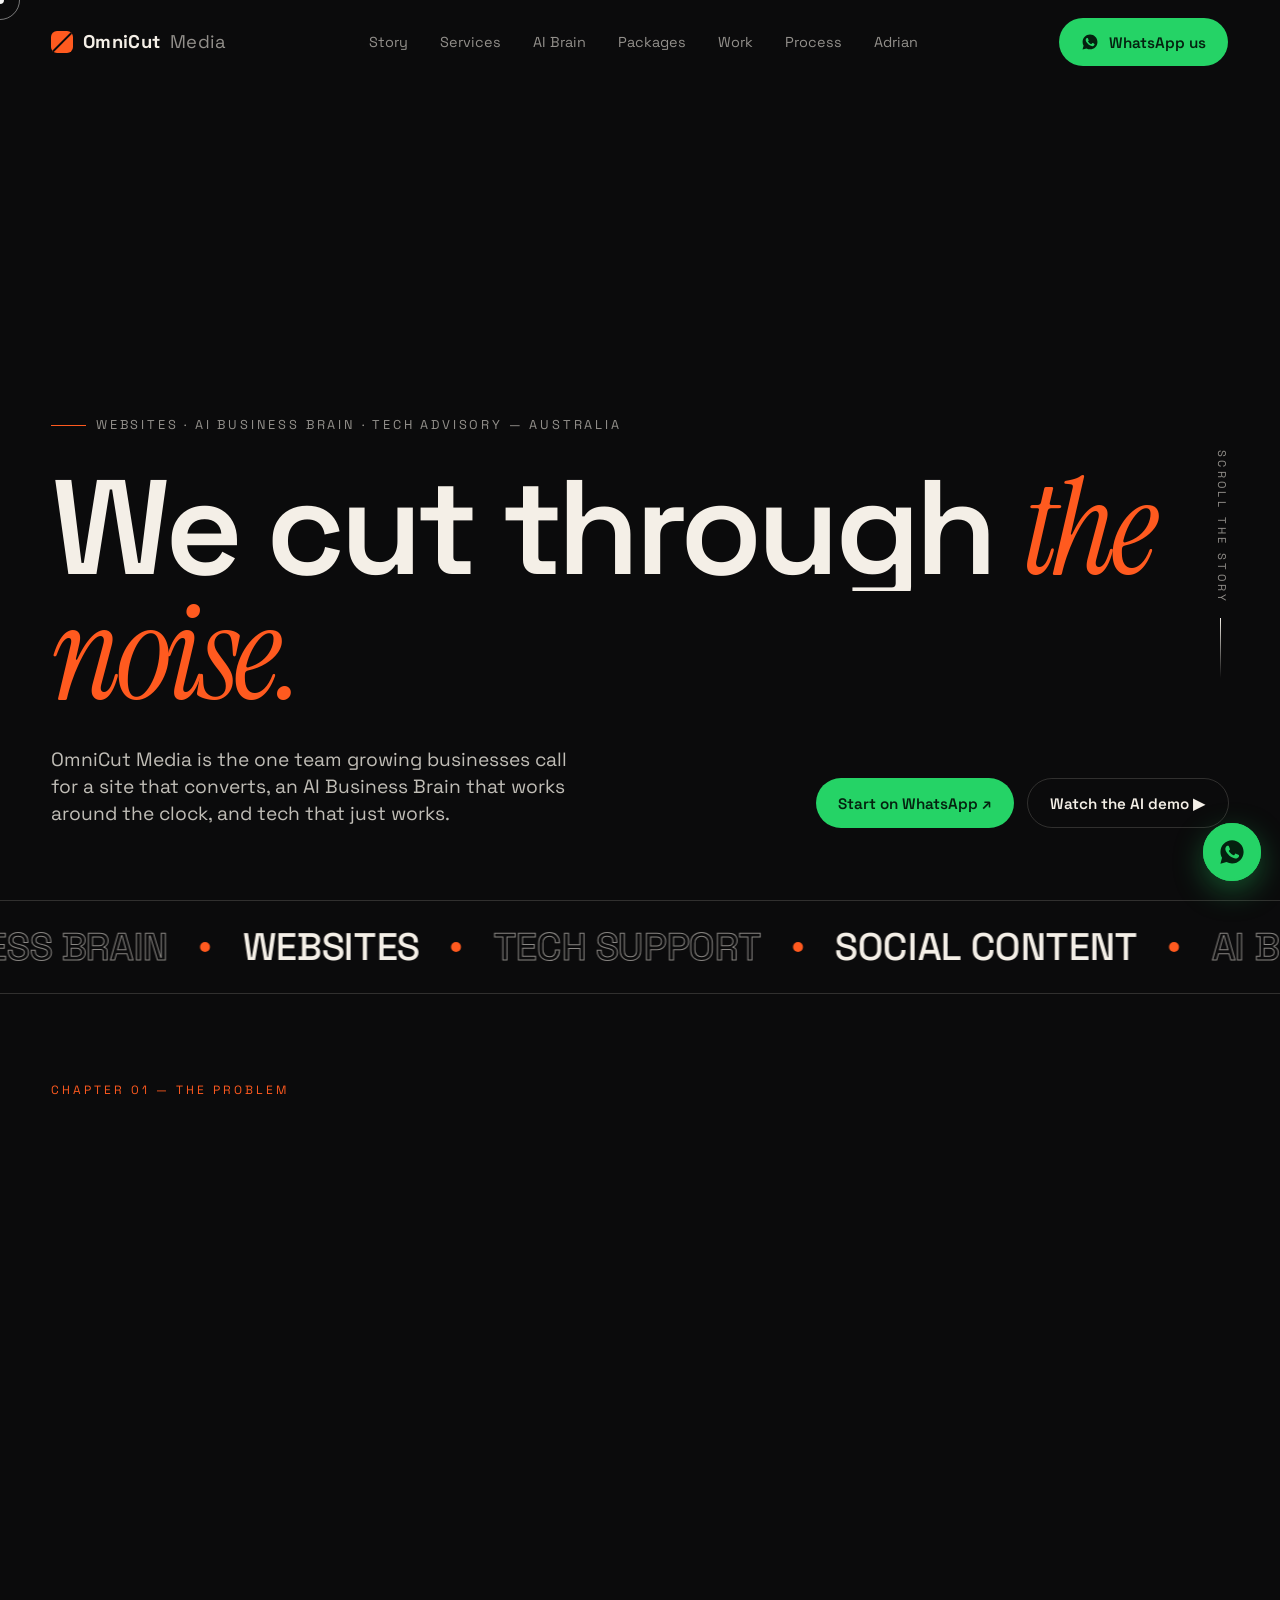
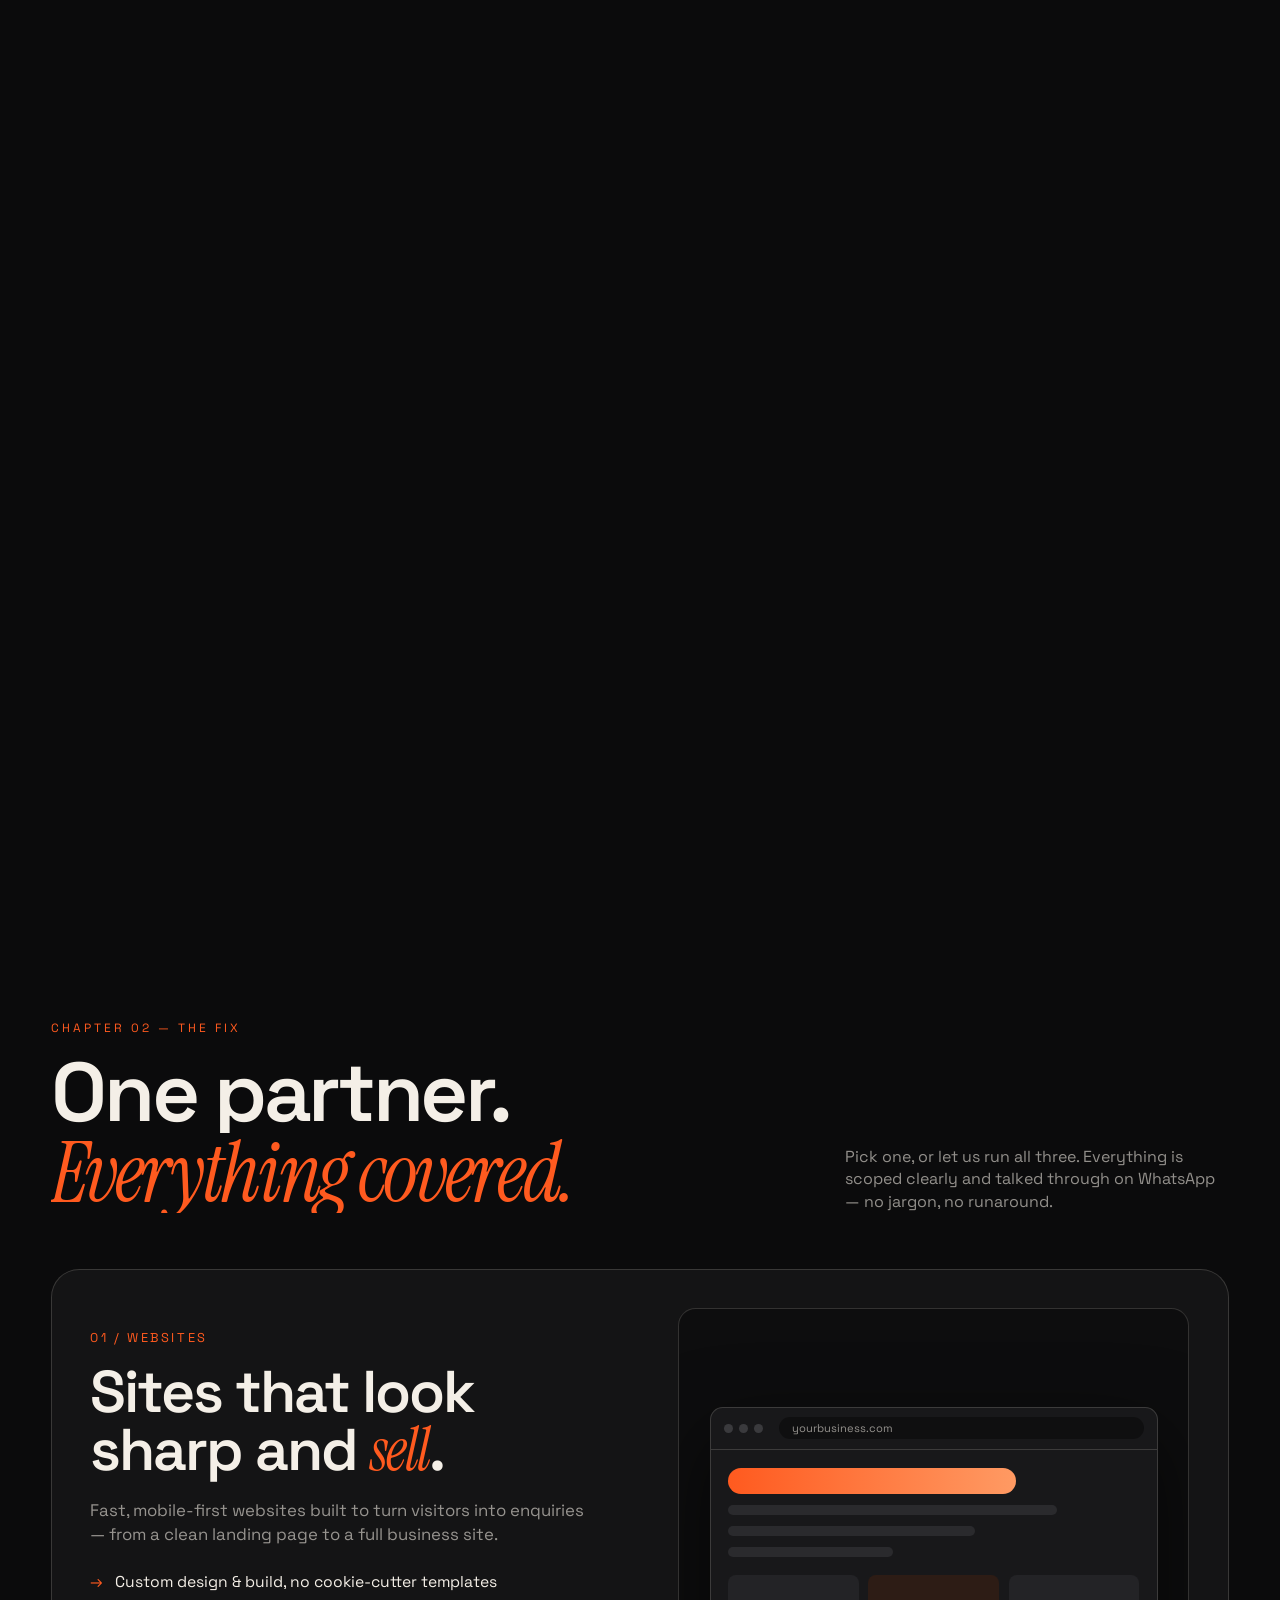
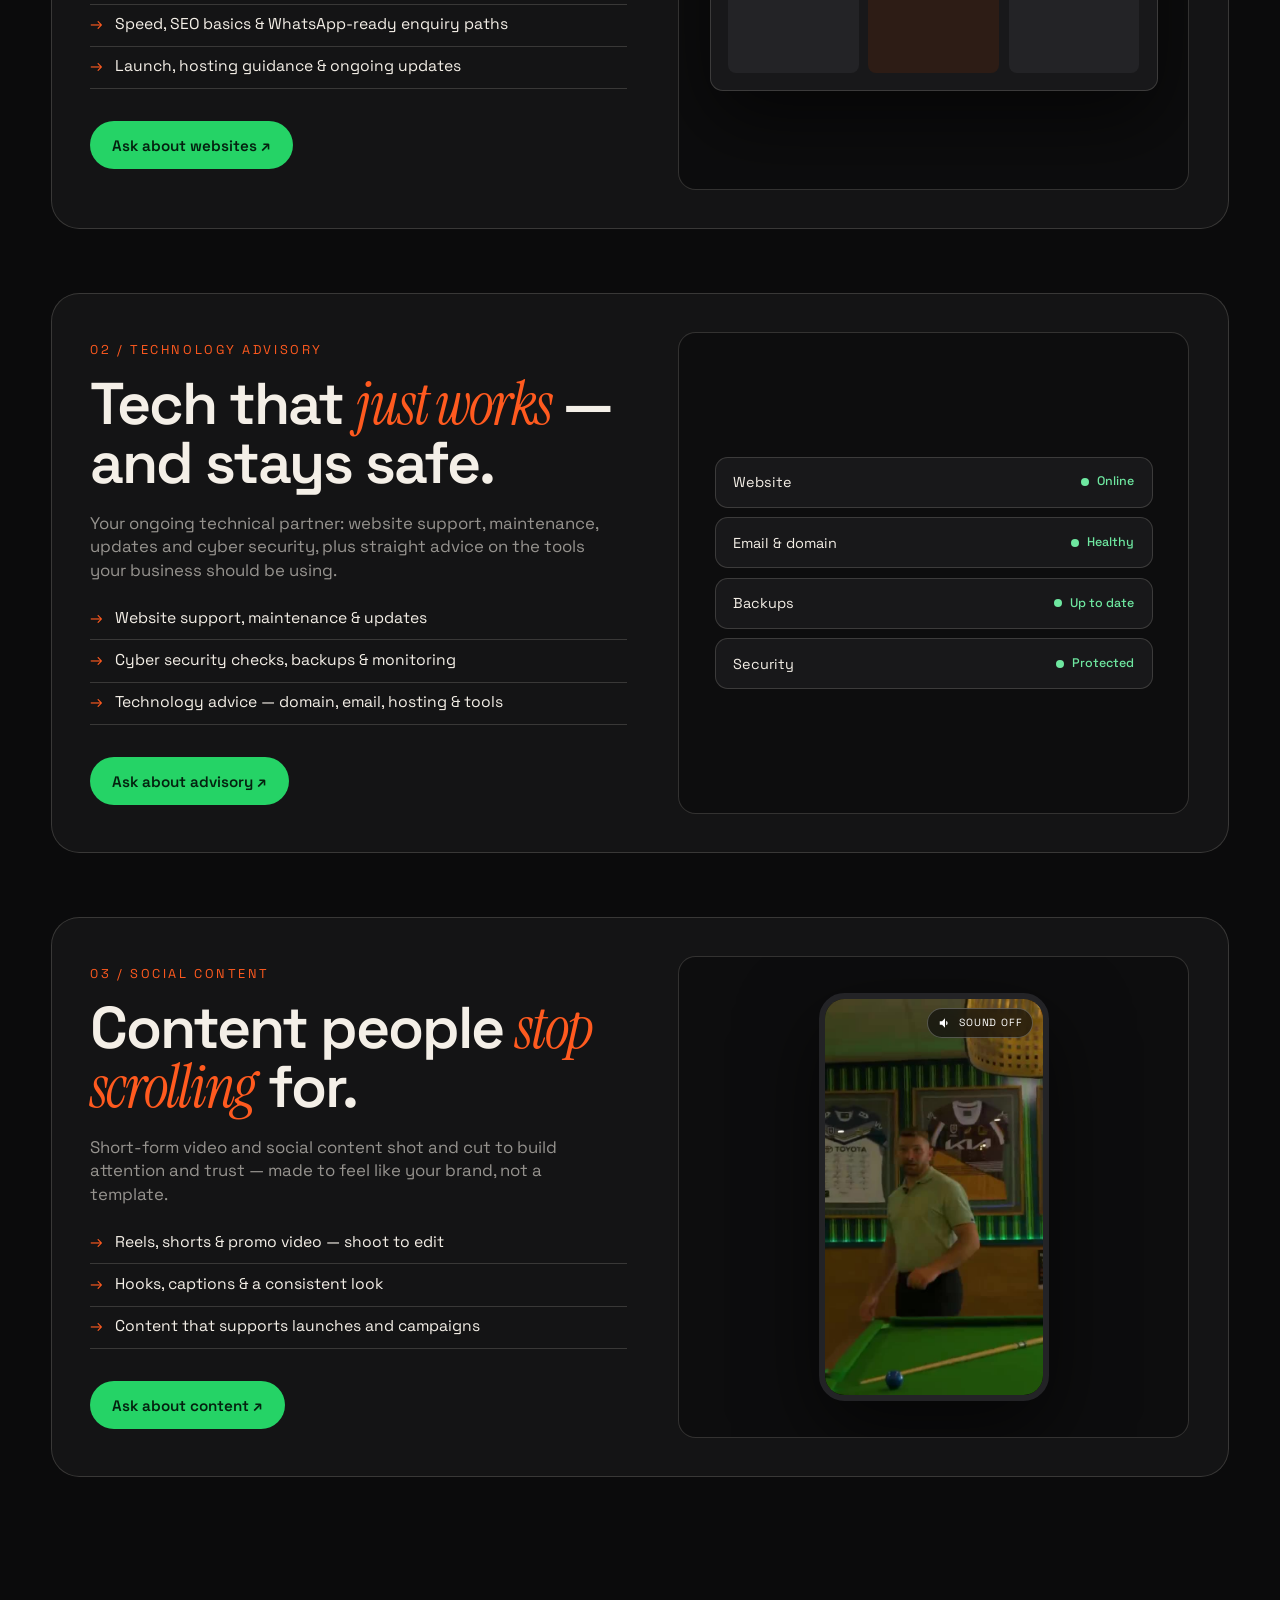
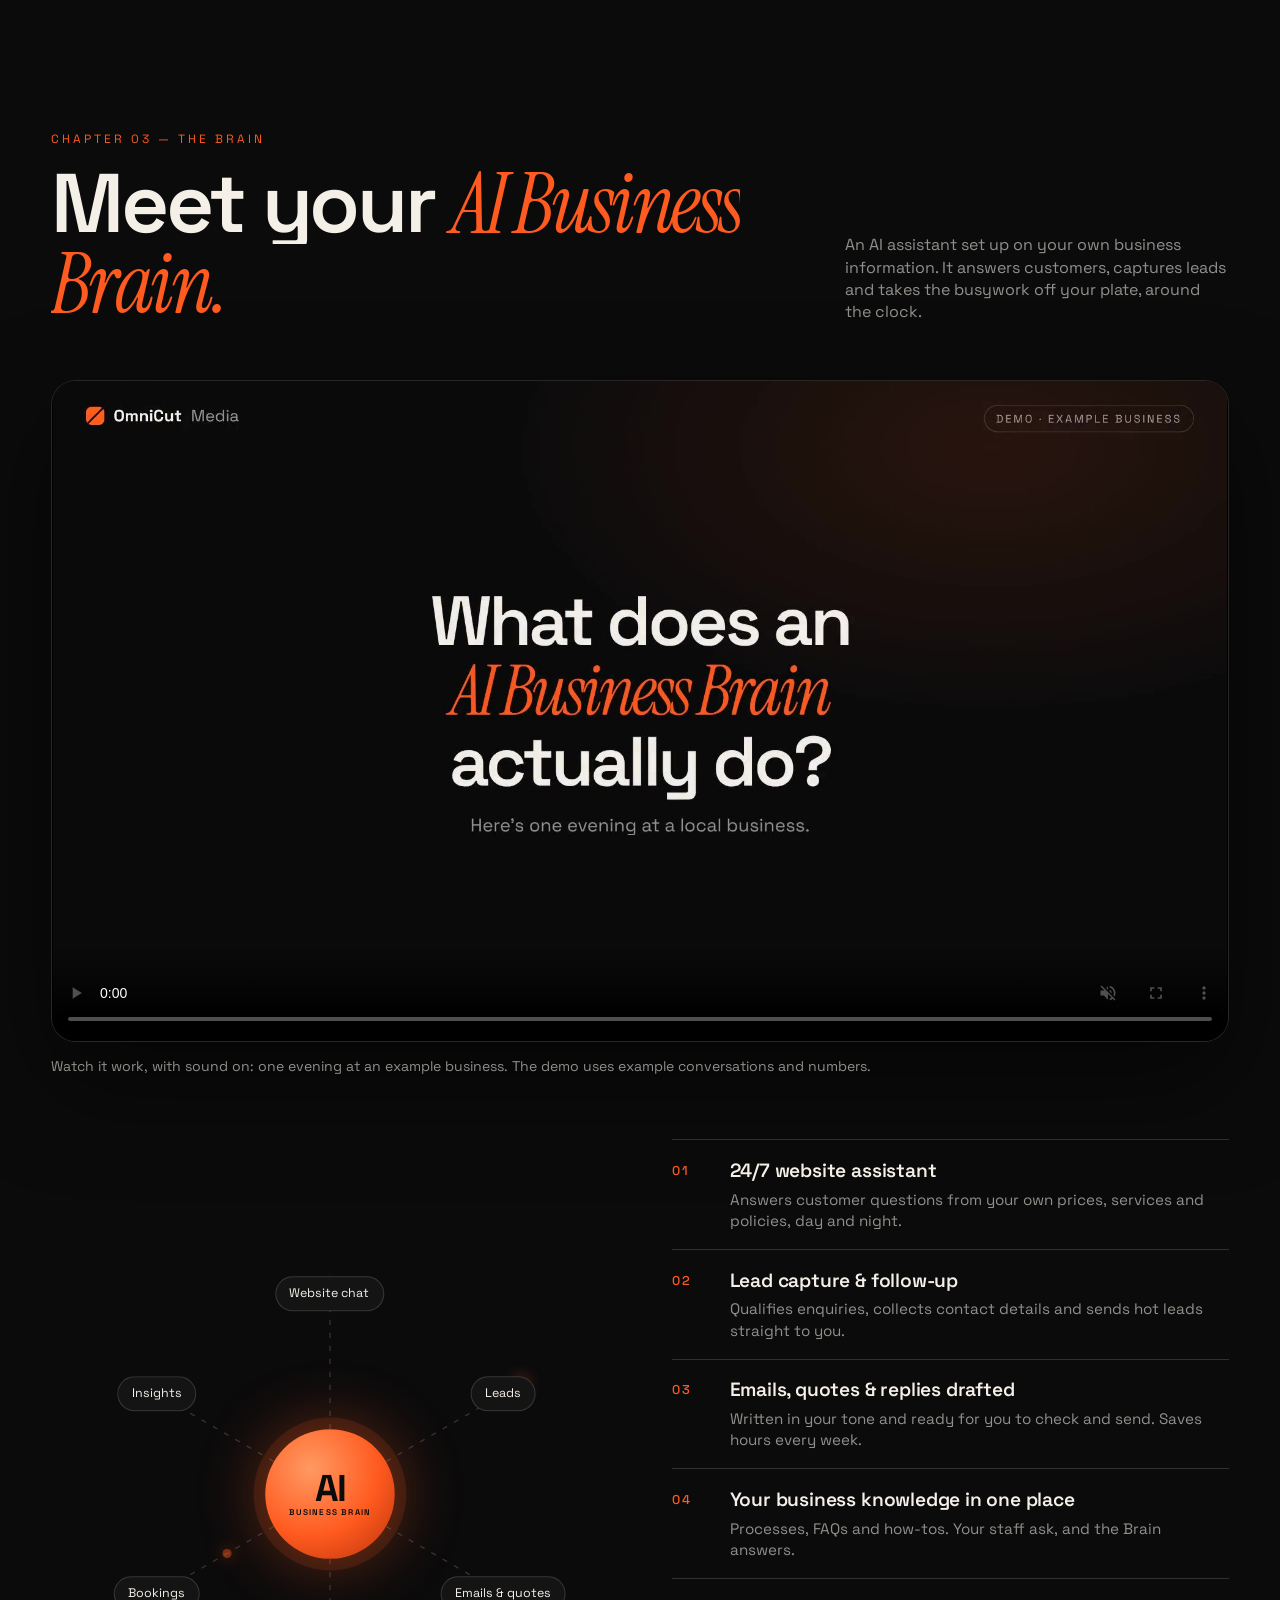
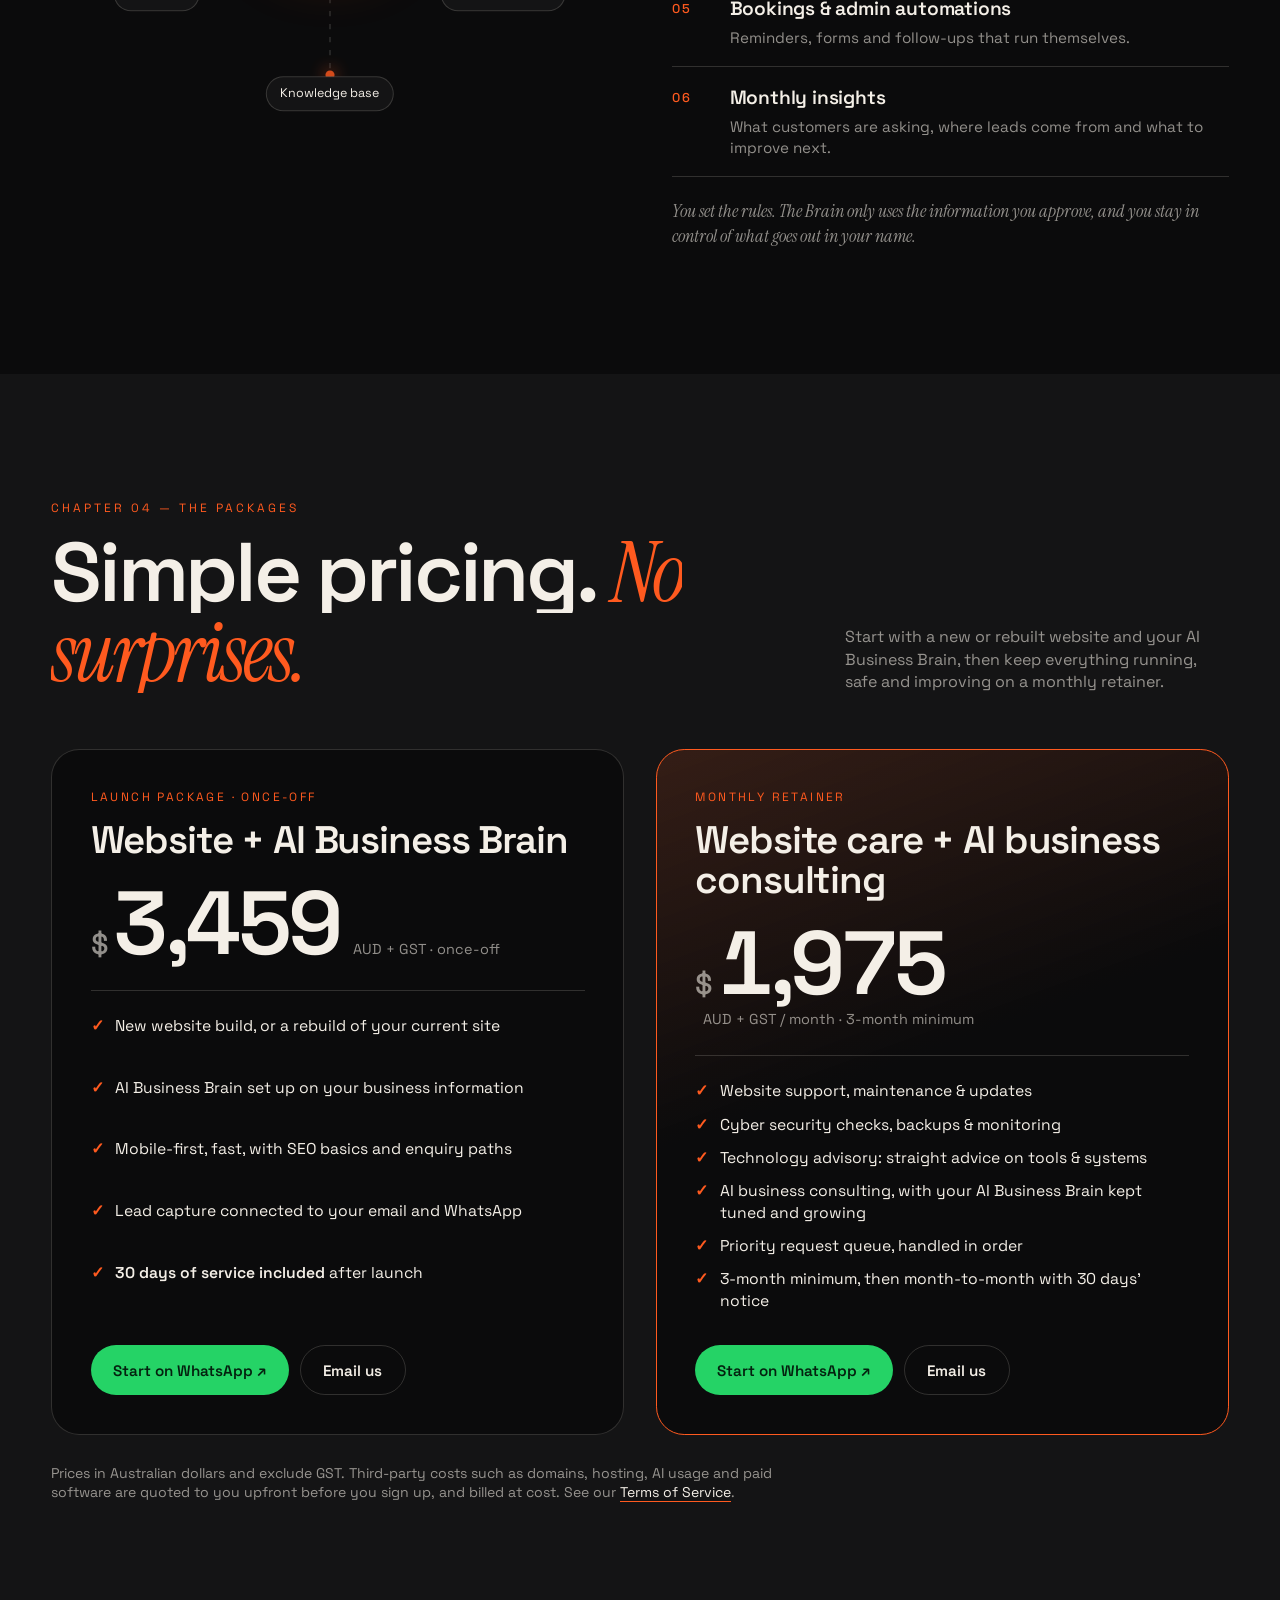
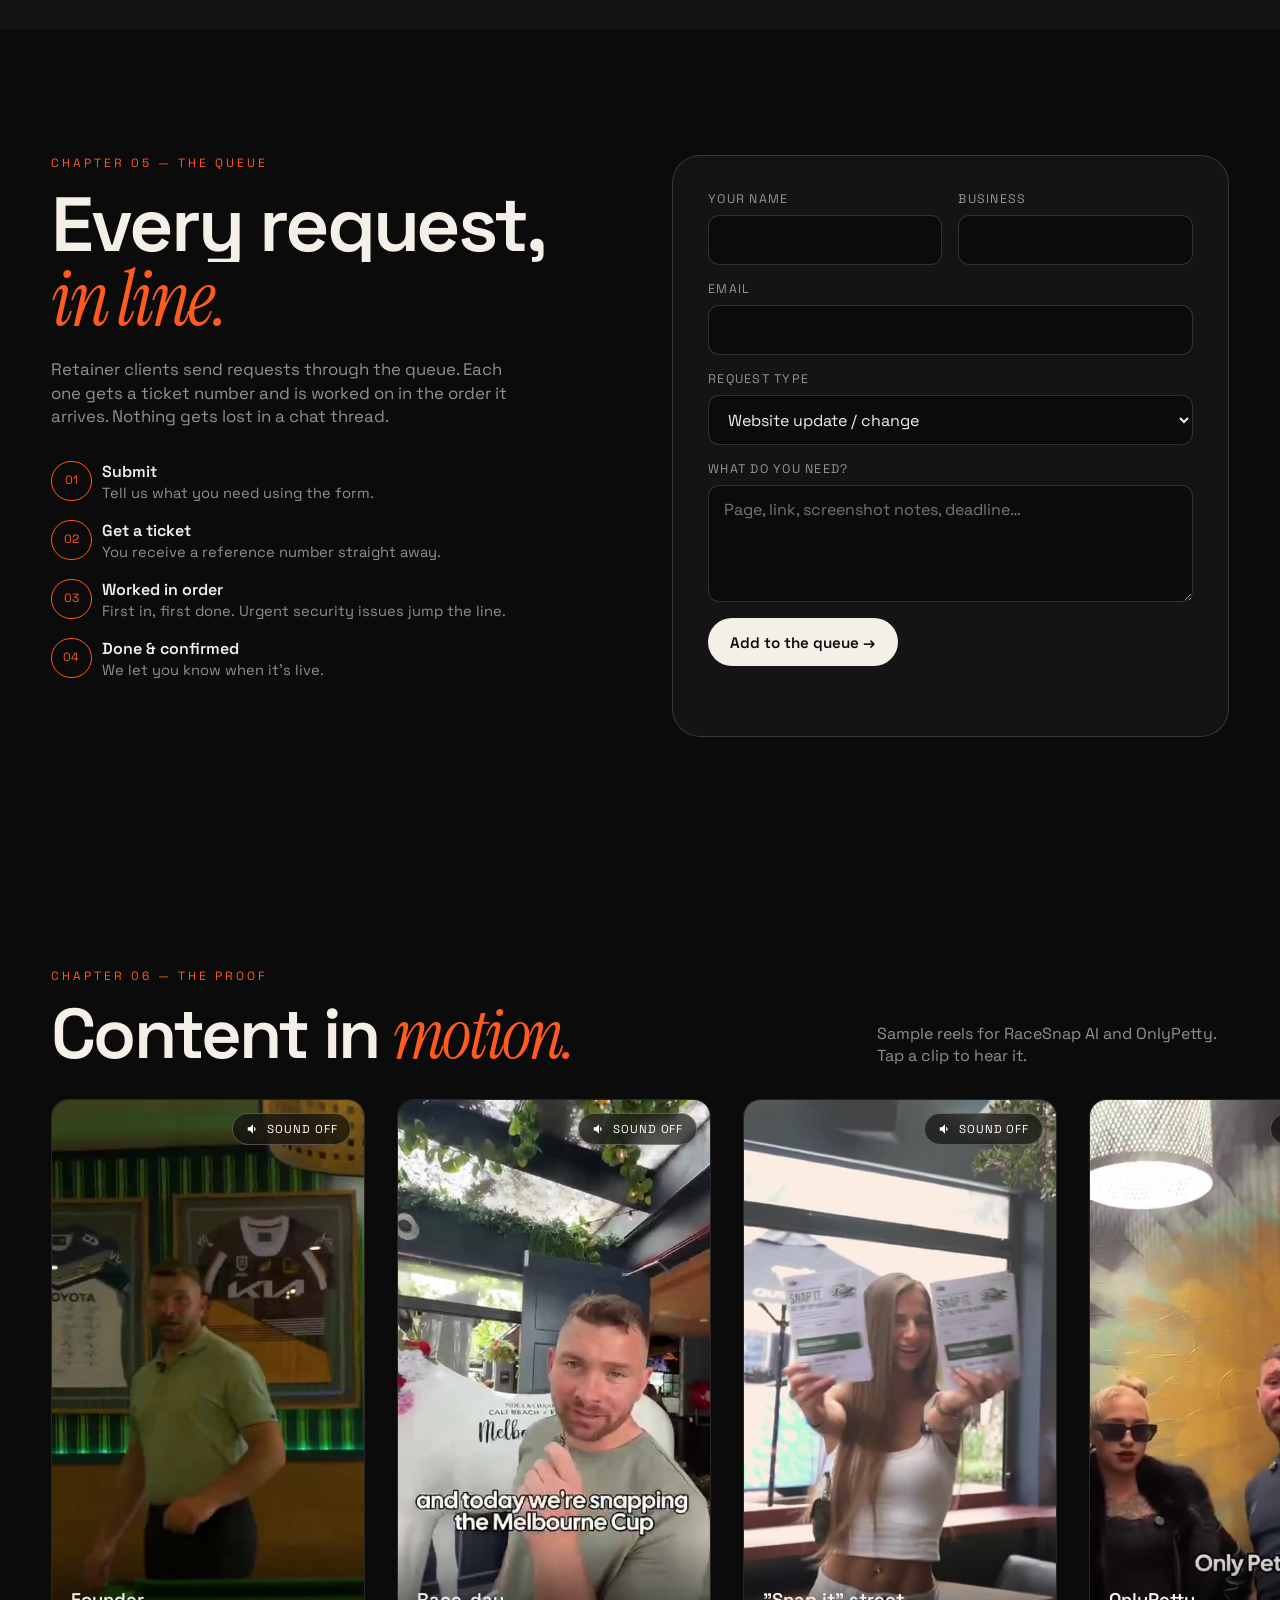
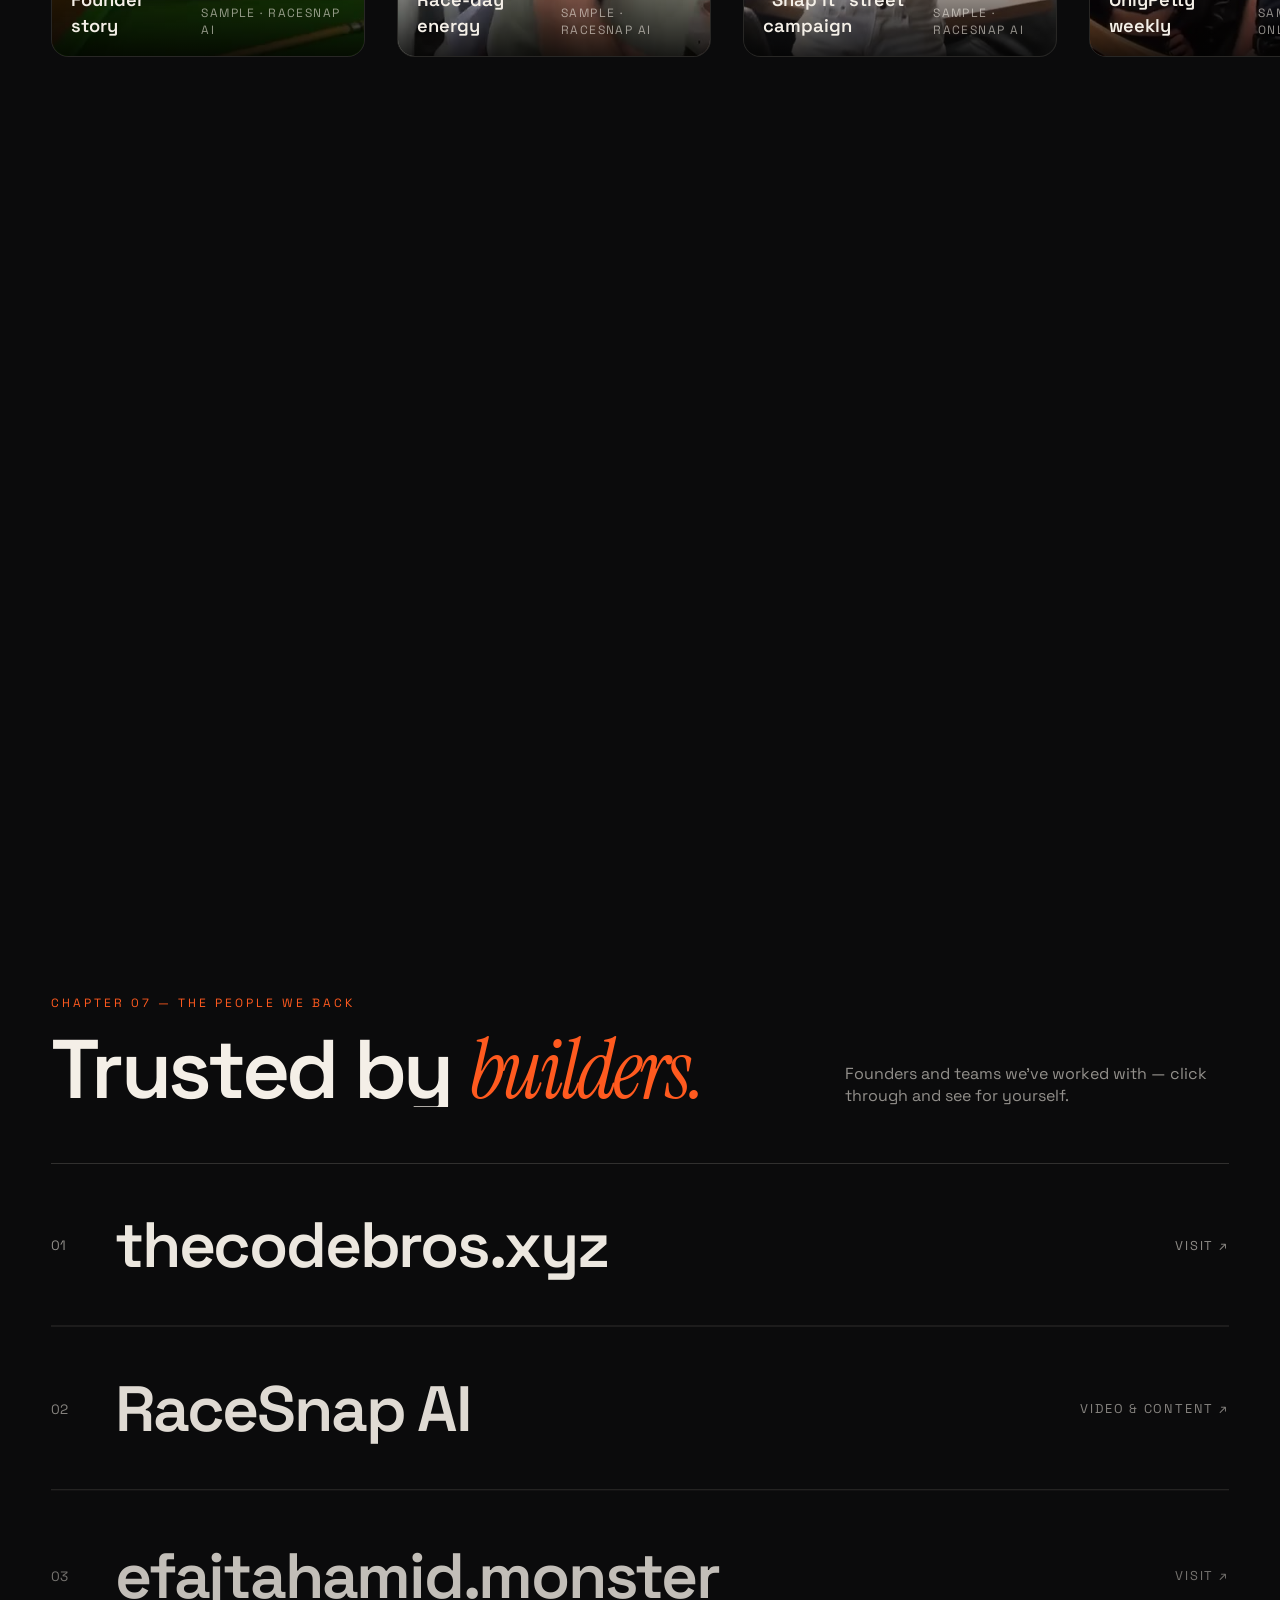
<file: index.html>
<!DOCTYPE html>
<html lang="en">
<head>
<meta charset="UTF-8">
<meta name="viewport" content="width=device-width, initial-scale=1.0">
<title>OmniCut Media — Websites, AI Business Brain & Tech Support</title>
<meta name="description" content="OmniCut Media, founded by Adrian Laas in Australia: websites, the AI Business Brain, technology advisory, cyber security and social media content for growing businesses.">
<link rel="preconnect" href="https://fonts.googleapis.com">
<link rel="preconnect" href="https://fonts.gstatic.com" crossorigin>
<link href="https://fonts.googleapis.com/css2?family=Instrument+Serif:ital@0;1&family=Space+Grotesk:wght@400;500;600;700&display=swap" rel="stylesheet">
<style>
  :root {
    --bg: #0b0b0c;
    --bg-2: #141415;
    --fg: #f4efe7;
    --muted: rgba(244, 239, 231, 0.58);
    --line: rgba(244, 239, 231, 0.16);
    --accent: #ff5a1f;
    --wa: #25d366;
    --radius: 1.1rem;
    --font: "Space Grotesk", -apple-system, BlinkMacSystemFont, "Segoe UI", Roboto, Helvetica, Arial, sans-serif;
    --font-serif: "Instrument Serif", Georgia, "Times New Roman", serif;
    --pad: clamp(1.25rem, 4vw, 3.5rem);
  }
  * { margin: 0; padding: 0; box-sizing: border-box; }
  html { background: var(--bg); }
  html.lenis, html.lenis body { height: auto; }
  .lenis.lenis-smooth { scroll-behavior: auto !important; }
  .lenis.lenis-stopped { overflow: hidden; }
  body { color: var(--fg); font-family: var(--font); overflow-x: clip; -webkit-font-smoothing: antialiased; line-height: 1.4; }
  a { color: inherit; text-decoration: none; }
  button { font: inherit; color: inherit; }
  img, video { display: block; max-width: 100%; }
  em { font-family: var(--font-serif); font-style: italic; font-weight: 400; color: var(--accent); }
  ::selection { background: var(--accent); color: #000; }

  /* ---------- cursor ---------- */
  .cursor, .cursor-ring { position: fixed; top: 0; left: 0; pointer-events: none; z-index: 9999; border-radius: 50%; transform: translate(-50%, -50%); }
  .cursor { width: 8px; height: 8px; background: #fff; mix-blend-mode: difference; }
  .cursor-ring { width: 40px; height: 40px; border: 1px solid rgba(255,255,255,.45); display: grid; place-items: center; font-size: .6rem; letter-spacing: .12em; text-transform: uppercase; color: #000; }
  .cursor-ring span { opacity: 0; }
  @media (hover: none), (max-width: 768px) { .cursor, .cursor-ring { display: none; } }

  /* ---------- loader ---------- */
  .loader { position: fixed; inset: 0; z-index: 200; background: var(--bg); display: grid; place-items: center; }
  .loader-inner { display: flex; flex-direction: column; align-items: center; gap: 1.6rem; }
  .ring { position: relative; width: 120px; height: 120px; }
  .ring svg { width: 100%; height: 100%; transform: rotate(-90deg); }
  .ring circle { fill: none; stroke-width: 2; }
  .ring .track { stroke: var(--line); }
  .ring .bar { stroke: var(--accent); stroke-dasharray: 339.3; stroke-dashoffset: 339.3; stroke-linecap: round; }
  .ring .pct { position: absolute; inset: 0; display: grid; place-items: center; font-size: 1rem; letter-spacing: .1em; }
  .loader-brand { font-size: 1rem; letter-spacing: .4em; text-transform: uppercase; color: var(--muted); }

  /* ---------- header ---------- */
  header { position: fixed; inset: 0 0 auto 0; z-index: 50; display: flex; align-items: center; justify-content: space-between; padding: 1.1rem var(--pad); transition: background .4s, backdrop-filter .4s, padding .4s; }
  header.scrolled { background: rgba(11,11,12,.6); backdrop-filter: blur(14px); -webkit-backdrop-filter: blur(14px); padding-top: .8rem; padding-bottom: .8rem; }
  .brand { display: flex; align-items: center; gap: .6rem; font-weight: 700; letter-spacing: .02em; font-size: 1.15rem; }
  .brand i { width: 22px; height: 22px; border-radius: 6px; background: var(--accent); display: grid; place-items: center; position: relative; overflow: hidden; }
  .brand i::after { content: ""; position: absolute; width: 140%; height: 2px; background: var(--bg); transform: rotate(-45deg); }
  .brand b { font-weight: 400; color: var(--muted); }
  nav.links { display: flex; gap: 2rem; font-size: .9rem; color: var(--muted); }
  nav.links a { position: relative; transition: color .25s; }
  nav.links a:hover { color: var(--fg); }
  nav.links a::after { content: ""; position: absolute; left: 0; bottom: -4px; width: 100%; height: 1px; background: var(--accent); transform: scaleX(0); transform-origin: left; transition: transform .35s; }
  nav.links a:hover::after { transform: scaleX(1); }
  .btn { display: inline-flex; align-items: center; gap: .6rem; padding: .85rem 1.4rem; border-radius: 99px; font-weight: 600; font-size: .95rem; background: var(--fg); color: #0b0b0c; border: 0; cursor: pointer; will-change: transform; transition: background .3s, color .3s; }
  .btn:hover { background: var(--accent); color: #000; }
  .btn.wa { background: var(--wa); color: #04210f; }
  .btn.wa:hover { background: #fff; }
  .btn.ghost { background: transparent; color: var(--fg); border: 1px solid var(--line); }
  .btn.ghost:hover { background: var(--fg); color: #000; }
  .btn svg { width: 18px; height: 18px; fill: currentColor; flex: none; }
  @media (max-width: 860px) { nav.links { display: none; } }
  @media (max-width: 520px) { .brand b { display: none; } header .btn { padding: .65rem 1rem; font-size: .85rem; } .wa-float { bottom: .8rem; right: .8rem; width: 50px; height: 50px; } }

  /* ---------- hero ---------- */
  .hero { position: relative; min-height: 100svh; display: flex; align-items: flex-end; padding: 0 var(--pad) clamp(3rem, 8vh, 5rem); overflow: hidden; }
  .hero-media { position: absolute; inset: 0; z-index: 0; }
  .hero-media video { width: 100%; height: 115%; object-fit: cover; filter: saturate(.85) contrast(1.05); }
  .hero-media::after { content: ""; position: absolute; inset: 0; background: linear-gradient(180deg, rgba(11,11,12,.55) 0%, rgba(11,11,12,.25) 35%, rgba(11,11,12,.92) 100%); }
  .hero-inner { position: relative; z-index: 2; width: 100%; display: grid; gap: 2rem; }
  .eyebrow { display: inline-flex; align-items: center; gap: .6rem; font-size: .8rem; letter-spacing: .22em; text-transform: uppercase; color: var(--muted); }
  .eyebrow::before { content: ""; width: 2.2rem; height: 1px; background: var(--accent); }
  .hero h1 { font-size: clamp(3rem, 10.5vw, 9.5rem); font-weight: 600; line-height: .92; letter-spacing: -.04em; max-width: 14ch; }
  .hero-row { display: flex; flex-wrap: wrap; align-items: flex-end; justify-content: space-between; gap: 2rem; }
  .hero .sub { max-width: 34rem; font-size: clamp(1rem, 1.5vw, 1.25rem); color: rgba(244,239,231,.78); }
  .hero-ctas { display: flex; flex-wrap: wrap; gap: .8rem; }
  .scroll-cue { position: absolute; right: var(--pad); top: 50%; z-index: 2; writing-mode: vertical-rl; font-size: .7rem; letter-spacing: .3em; text-transform: uppercase; color: var(--muted); display: flex; align-items: center; gap: .8rem; }
  .scroll-cue::after { content: ""; width: 1px; height: 60px; background: linear-gradient(var(--fg), transparent); animation: cue 2s infinite; transform-origin: top; }
  @keyframes cue { 0% { transform: scaleY(0); } 50% { transform: scaleY(1); } 100% { transform: scaleY(1); opacity: 0; } }
  @media (max-width: 768px) { .scroll-cue { display: none; } }

  /* ---------- marquee ---------- */
  .marquee { overflow: hidden; border-block: 1px solid var(--line); padding: 1.2rem 0; background: var(--bg); position: relative; z-index: 3; }
  .marquee-track { display: flex; width: max-content; will-change: transform; }
  .marquee-item { display: flex; align-items: center; gap: 2rem; padding-right: 2rem; font-size: clamp(1.4rem, 3.2vw, 2.4rem); text-transform: uppercase; font-weight: 500; white-space: nowrap; letter-spacing: -.01em; }
  .marquee-item .dot { width: 10px; height: 10px; border-radius: 50%; background: var(--accent); }
  .marquee-item.o { color: transparent; -webkit-text-stroke: 1px rgba(244,239,231,.55); }

  /* ---------- story (pinned) ---------- */
  .chapter-label { font-size: .75rem; letter-spacing: .25em; text-transform: uppercase; color: var(--accent); }
  .story { position: relative; height: 100svh; overflow: hidden; background: var(--bg); }
  .story-video { position: absolute; inset: 0; clip-path: inset(50% 50% 50% 50% round 24px); }
  .story-video video { width: 100%; height: 100%; object-fit: cover; }
  .story-video::after { content: ""; position: absolute; inset: 0; background: rgba(11,11,12,.5); }
  .story-stage { position: relative; z-index: 2; height: 100%; display: grid; place-items: center; padding: 0 var(--pad); text-align: center; }
  .story .chapter-label { position: absolute; top: 5.5rem; left: var(--pad); z-index: 3; }
  .story-line { position: absolute; max-width: 18ch; font-size: clamp(2.2rem, 7vw, 6rem); font-weight: 600; line-height: 1; letter-spacing: -.035em; opacity: 0; }
  .story-line small { display: block; margin-top: 1.2rem; font-family: var(--font); font-size: clamp(.95rem, 1.4vw, 1.15rem); letter-spacing: 0; font-weight: 400; color: var(--muted); max-width: 32rem; margin-inline: auto; line-height: 1.5; }
  .story-line.final { max-width: 20ch; }

  /* ---------- services (stack) ---------- */
  .services { padding: clamp(6rem, 14vh, 10rem) var(--pad) 4rem; position: relative; background: var(--bg); z-index: 3; }
  .sec-head { display: flex; flex-wrap: wrap; align-items: end; justify-content: space-between; gap: 1.5rem; margin-bottom: 3.5rem; }
  .sec-head h2 { font-size: clamp(2.4rem, 6.5vw, 5.5rem); font-weight: 600; letter-spacing: -.04em; line-height: .95; max-width: 14ch; }
  .sec-head p { max-width: 24rem; color: var(--muted); }
  .pillar { position: sticky; background: var(--bg-2); border: 1px solid var(--line); border-radius: calc(var(--radius) * 1.6); padding: clamp(1.4rem, 3vw, 2.6rem); display: grid; grid-template-columns: 1.05fr 1fr; gap: clamp(1.5rem, 4vw, 4rem); margin-bottom: 4rem; min-height: min(70vh, 560px); will-change: transform; }
  .pillar .num { font-size: .8rem; letter-spacing: .2em; color: var(--accent); }
  .pillar h3 { font-size: clamp(2rem, 4.6vw, 4rem); letter-spacing: -.035em; line-height: 1; margin: 1rem 0 1.2rem; font-weight: 600; }
  .pillar p.lead { color: var(--muted); max-width: 32rem; margin-bottom: 1.6rem; font-size: 1.05rem; }
  .pillar ul { list-style: none; display: grid; gap: .6rem; margin-bottom: 2rem; }
  .pillar li { display: flex; gap: .7rem; align-items: baseline; border-bottom: 1px solid var(--line); padding-bottom: .6rem; font-size: .98rem; }
  .pillar li::before { content: "→"; color: var(--accent); }
  .pillar .col-text { display: flex; flex-direction: column; justify-content: center; }
  .pillar .col-vis { position: relative; border-radius: var(--radius); overflow: hidden; background: #0d0d0e; min-height: 320px; display: grid; place-items: center; border: 1px solid var(--line); }
  @media (max-width: 860px) { .pillar { position: relative; top: auto !important; grid-template-columns: 1fr; filter: none !important; transform: none !important; } .pillar .col-vis { min-height: 280px; order: -1; } }

  /* visual mocks */
  .browser { width: 88%; border-radius: .8rem; overflow: hidden; background: #18181a; border: 1px solid var(--line); box-shadow: 0 30px 80px rgba(0,0,0,.6); }
  .browser-bar { display: flex; align-items: center; gap: .4rem; padding: .6rem .8rem; border-bottom: 1px solid var(--line); }
  .browser-bar i { width: 9px; height: 9px; border-radius: 50%; background: #3a3a3d; }
  .browser-bar span { margin-left: .6rem; font-size: .7rem; color: var(--muted); background: #0f0f10; padding: .2rem .8rem; border-radius: 99px; flex: 1; }
  .browser-body { padding: 1.1rem; display: grid; gap: .7rem; }
  .sk { height: 10px; border-radius: 99px; background: #2a2a2d; transform-origin: left; }
  .sk.big { height: 26px; background: linear-gradient(90deg, var(--accent), #ff9a63); width: 70%; }
  .sk.w60 { width: 60%; } .sk.w80 { width: 80%; } .sk.w40 { width: 40%; }
  .blocks { display: grid; grid-template-columns: repeat(3, 1fr); gap: .6rem; margin-top: .4rem; }
  .blocks div { aspect-ratio: 4/3; border-radius: .5rem; background: #232326; }
  .blocks div:nth-child(2) { background: #2d1c15; }
  .status-card { width: 86%; display: grid; gap: .6rem; }
  .status-row { display: flex; align-items: center; justify-content: space-between; padding: .9rem 1.1rem; border-radius: .8rem; background: #18181a; border: 1px solid var(--line); font-size: .9rem; }
  .status-row b { display: inline-flex; align-items: center; gap: .5rem; font-weight: 500; font-size: .78rem; color: #6ee7a0; }
  .status-row b::before { content: ""; width: 8px; height: 8px; border-radius: 50%; background: #6ee7a0; box-shadow: 0 0 0 0 rgba(110,231,160,.6); animation: pulse 2s infinite; }
  @keyframes pulse { 70% { box-shadow: 0 0 0 9px rgba(110,231,160,0); } 100% { box-shadow: 0 0 0 0 rgba(110,231,160,0); } }
  .phone { width: min(52%, 230px); aspect-ratio: 9 / 16; border-radius: 1.6rem; overflow: hidden; border: 6px solid #232326; box-shadow: 0 30px 80px rgba(0,0,0,.6); background: #000; }
  .phone video { width: 100%; height: 100%; object-fit: cover; }

  /* ---------- AI business brain ---------- */
  .brain, .packages, .queue { padding: clamp(6rem, 14vh, 10rem) var(--pad); position: relative; z-index: 3; }
  .brain { background: var(--bg); }
  .brain-grid { display: grid; grid-template-columns: 1fr 1fr; gap: clamp(2rem, 5vw, 5rem); align-items: center; }
  .brain-vis { position: relative; aspect-ratio: 1; max-width: 520px; width: 100%; margin-inline: auto; }
  .brain-vis svg { position: absolute; inset: 0; width: 100%; height: 100%; overflow: visible; }
  .brain-vis .spokes line { stroke: rgba(244,239,231,.18); stroke-width: 1; stroke-dasharray: 4 6; }
  .brain-vis .pulses circle { fill: var(--accent); filter: drop-shadow(0 0 6px var(--accent)); }
  .brain-core { position: absolute; left: 50%; top: 50%; width: 30%; aspect-ratio: 1; transform: translate(-50%, -50%); border-radius: 50%; background: radial-gradient(circle at 35% 30%, #ff9a63, var(--accent) 55%, #b8320a); display: grid; place-content: center; text-align: center; color: #0b0b0c; box-shadow: 0 0 0 14px rgba(255,90,31,.12), 0 0 80px rgba(255,90,31,.45); }
  .brain-core span { font-size: clamp(1.8rem, 4vw, 2.8rem); font-weight: 700; line-height: 1; letter-spacing: -.04em; }
  .brain-core small { font-size: .62rem; letter-spacing: .14em; text-transform: uppercase; font-weight: 600; }
  .brain-node { position: absolute; left: 50%; top: 50%; transform: translate(-50%, -50%) rotate(var(--a)) translateX(min(40vw, 200px)) rotate(calc(var(--a) * -1)); padding: .5rem .85rem; border-radius: 99px; background: var(--bg-2); border: 1px solid var(--line); font-size: .78rem; white-space: nowrap; }
  .brain-list { display: grid; gap: 0; border-top: 1px solid var(--line); }
  .cap-item { display: grid; grid-template-columns: 2.6rem 1fr; gap: 1rem; padding: 1.1rem 0; border-bottom: 1px solid var(--line); }
  .cap-item b { font-size: .8rem; letter-spacing: .15em; color: var(--accent); font-weight: 500; padding-top: .25rem; }
  .cap-item h4 { font-size: 1.2rem; font-weight: 600; letter-spacing: -.01em; margin-bottom: .25rem; }
  .cap-item p { color: var(--muted); font-size: .95rem; }
  .fine { margin-top: 1.4rem; font-size: .9rem; color: var(--muted); font-family: var(--font-serif); font-style: italic; font-size: 1.1rem; }
  @media (max-width: 860px) { .brain-grid { grid-template-columns: 1fr; } .brain-node { font-size: .68rem; padding: .4rem .65rem; transform: translate(-50%, -50%) rotate(var(--a)) translateX(36vw) rotate(calc(var(--a) * -1)); } }

  /* ---------- packages ---------- */
  .brain-demo { margin: 0 0 clamp(3rem, 7vh, 5rem); }
  .brain-demo video { width: 100%; aspect-ratio: 16 / 9; border-radius: calc(var(--radius) * 1.4); border: 1px solid var(--line); background: #000; box-shadow: 0 40px 100px rgba(0,0,0,.5); }
  .brain-demo figcaption { margin-top: .9rem; font-size: .88rem; color: var(--muted); }
  .packages { background: var(--bg-2); }
  .pkg-grid { display: grid; grid-template-columns: 1fr 1fr; gap: clamp(1rem, 2.5vw, 2rem); }
  .pkg { position: relative; display: flex; flex-direction: column; background: var(--bg); border: 1px solid var(--line); border-radius: calc(var(--radius) * 1.6); padding: clamp(1.5rem, 3vw, 2.6rem); overflow: hidden; }
  .pkg.featured { border-color: var(--accent); background: linear-gradient(160deg, rgba(255,90,31,.14), var(--bg) 45%); }
  .pkg-tag { font-size: .75rem; letter-spacing: .2em; text-transform: uppercase; color: var(--accent); }
  .pkg h3 { font-size: clamp(1.6rem, 3vw, 2.4rem); font-weight: 600; letter-spacing: -.03em; line-height: 1.05; margin: .9rem 0 1.4rem; }
  .price { display: flex; align-items: baseline; gap: .3rem; flex-wrap: wrap; margin-bottom: 1.6rem; padding-bottom: 1.6rem; border-bottom: 1px solid var(--line); }
  .price .cur { font-size: 1.8rem; font-weight: 500; color: var(--muted); }
  .price .amt { font-size: clamp(3.4rem, 7vw, 5.6rem); font-weight: 600; letter-spacing: -.05em; line-height: .9; font-variant-numeric: tabular-nums; }
  .price .per { font-size: .9rem; color: var(--muted); margin-left: .5rem; }
  .pkg ul { list-style: none; display: grid; gap: .7rem; margin-bottom: 2rem; flex: 1; }
  .pkg li { display: flex; gap: .7rem; align-items: baseline; font-size: .98rem; }
  .pkg li::before { content: "✓"; color: var(--accent); font-weight: 700; }
  .pkg li strong { color: var(--fg); font-weight: 600; }
  .pkg-ctas { display: flex; flex-wrap: wrap; gap: .7rem; }
  .pkg-note { margin-top: 1.8rem; color: var(--muted); font-size: .88rem; max-width: 46rem; }
  @media (max-width: 860px) { .pkg-grid { grid-template-columns: 1fr; } }

  /* ---------- request queue ---------- */
  .queue { background: var(--bg); }
  .queue-grid { display: grid; grid-template-columns: 1fr 1fr; gap: clamp(2rem, 5vw, 5rem); align-items: start; }
  .queue h2 { font-size: clamp(2.4rem, 6vw, 5rem); font-weight: 600; letter-spacing: -.04em; line-height: .95; }
  .q-lead { color: var(--muted); font-size: 1.05rem; max-width: 30rem; margin: 1.4rem 0 2rem; }
  .q-steps { list-style: none; counter-reset: q; display: grid; gap: 1rem; }
  .q-steps li { counter-increment: q; display: grid; grid-template-columns: 2.4rem 1fr; column-gap: .8rem; }
  .q-steps li::before { content: counter(q, decimal-leading-zero); grid-row: span 2; width: 2.4rem; height: 2.4rem; border-radius: 50%; border: 1px solid var(--accent); color: var(--accent); display: grid; place-items: center; font-size: .75rem; }
  .q-steps b { font-weight: 600; }
  .q-steps span { color: var(--muted); font-size: .92rem; }
  .q-form { background: var(--bg-2); border: 1px solid var(--line); border-radius: calc(var(--radius) * 1.6); padding: clamp(1.3rem, 3vw, 2.2rem); display: grid; gap: 1rem; }
  .q-row { display: grid; grid-template-columns: 1fr 1fr; gap: 1rem; }
  .q-form label { display: grid; gap: .4rem; font-size: .78rem; letter-spacing: .1em; text-transform: uppercase; color: var(--muted); }
  .q-form input, .q-form select, .q-form textarea { font: inherit; font-size: 1rem; letter-spacing: 0; text-transform: none; color: var(--fg); background: var(--bg); border: 1px solid var(--line); border-radius: .7rem; padding: .8rem .9rem; outline: none; transition: border-color .25s; resize: vertical; }
  .q-form input:focus, .q-form select:focus, .q-form textarea:focus { border-color: var(--accent); }
  .q-form .invalid { border-color: #ff4d4d; }
  .q-form .btn { justify-self: start; }
  .q-msg { font-size: .92rem; color: #6ee7a0; min-height: 1.2em; }
  .q-msg.err { color: #ff8a8a; }
  @media (max-width: 860px) { .queue-grid, .q-row { grid-template-columns: 1fr; } }
  .contact .sub a.mail { color: var(--fg); border-bottom: 1px solid var(--accent); }
  .contact .btn.ghost.big { margin-left: .6rem; }
  @media (max-width: 520px) { .contact .btn.ghost.big { margin: .8rem 0 0; } }

  /* ---------- work (horizontal) ---------- */
  .work { position: relative; background: var(--bg); overflow: hidden; z-index: 3; }
  .work-pin { height: 100svh; display: flex; flex-direction: column; justify-content: center; }
  .work-head { padding: 0 var(--pad); margin-bottom: 2rem; display: flex; justify-content: space-between; align-items: end; gap: 1rem; flex-wrap: wrap; }
  .work-head h2 { font-size: clamp(2.2rem, 5.5vw, 4.5rem); font-weight: 600; letter-spacing: -.04em; line-height: .95; }
  .work-track { display: flex; gap: clamp(1rem, 2.5vw, 2.2rem); padding: 0 var(--pad); width: max-content; will-change: transform; align-items: stretch; }
  .work-card { position: relative; height: min(62vh, 560px); border-radius: var(--radius); overflow: hidden; background: #000; border: 1px solid var(--line); flex: none; }
  .work-card.portrait { aspect-ratio: 9 / 16; }
  .work-card.wide { aspect-ratio: 16 / 9; }
  .work-card video { width: 100%; height: 100%; object-fit: cover; }
  .work-card .cap { position: absolute; inset: auto 0 0 0; padding: 3rem 1.2rem 1.1rem; background: linear-gradient(transparent, rgba(0,0,0,.85)); display: flex; justify-content: space-between; align-items: end; gap: 1rem; }
  .work-card .cap h4 { font-size: 1.15rem; font-weight: 600; }
  .work-card .cap span { font-size: .75rem; letter-spacing: .12em; text-transform: uppercase; color: var(--muted); }
  .work-end { flex: none; width: min(70vw, 460px); display: flex; flex-direction: column; justify-content: center; gap: 1.2rem; padding-right: var(--pad); }
  .work-end h3 { font-size: clamp(2rem, 4vw, 3.2rem); line-height: 1; letter-spacing: -.03em; font-weight: 600; }
  @media (max-width: 860px) {
    .work-pin { height: auto; padding: 5rem 0; }
    .work-track { overflow-x: auto; width: 100%; scroll-snap-type: x mandatory; padding-bottom: 1rem; }
    .work-card { height: 60vh; scroll-snap-align: center; }
  }

  /* ---------- clients ---------- */
  .clients { padding: clamp(6rem, 14vh, 10rem) var(--pad); background: var(--bg); position: relative; z-index: 3; }
  .client-list { border-top: 1px solid var(--line); }
  .client-row { position: relative; display: grid; grid-template-columns: 3rem 1fr auto; gap: 1rem; align-items: center; padding: clamp(1.3rem, 3vw, 2.2rem) 0; border-bottom: 1px solid var(--line); overflow: hidden; }
  .client-row::before { content: ""; position: absolute; inset: 0; background: var(--accent); transform: translateY(101%); transition: transform .5s cubic-bezier(.19,1,.22,1); z-index: 0; }
  .client-row > * { position: relative; z-index: 1; transition: color .3s; }
  .client-row:hover::before { transform: translateY(0); }
  .client-row:hover > * { color: #0b0b0c; }
  .client-row .n { font-size: .85rem; color: var(--muted); }
  .client-row h3 { font-size: clamp(1.7rem, 5vw, 4rem); font-weight: 600; letter-spacing: -.035em; }
  .client-row .meta { font-size: .8rem; letter-spacing: .14em; text-transform: uppercase; color: var(--muted); text-align: right; }
  .client-row:hover .meta, .client-row:hover .n { color: rgba(11,11,12,.7); }
  .client-row.more h3 { font-family: var(--font-serif); font-style: italic; font-weight: 400; color: var(--muted); }

  /* ---------- process ---------- */
  .process { padding: clamp(6rem, 14vh, 10rem) var(--pad); background: var(--bg-2); position: relative; z-index: 3; }
  .steps { position: relative; display: grid; gap: clamp(3rem, 9vh, 6rem); max-width: 60rem; margin-left: auto; padding-left: 3.2rem; }
  .steps-line { position: absolute; left: 0; top: 0; bottom: 0; width: 2px; background: var(--line); }
  .steps-line i { position: absolute; inset: 0; background: var(--accent); transform-origin: top; transform: scaleY(0); }
  .step { position: relative; }
  .step::before { content: ""; position: absolute; left: -3.2rem; top: .55rem; width: 14px; height: 14px; margin-left: -6px; border-radius: 50%; background: var(--bg-2); border: 2px solid var(--line); transition: .4s; }
  .step.on::before { background: var(--accent); border-color: var(--accent); box-shadow: 0 0 0 8px rgba(255,90,31,.18); }
  .step .k { font-size: .8rem; letter-spacing: .2em; color: var(--accent); }
  .step h3 { font-size: clamp(1.8rem, 4vw, 3.2rem); letter-spacing: -.03em; font-weight: 600; margin: .5rem 0 .7rem; line-height: 1; }
  .step p { color: var(--muted); max-width: 34rem; font-size: 1.05rem; }
  .process .sec-head { max-width: none; }

  /* ---------- about ---------- */
  .about { padding: clamp(6rem, 14vh, 10rem) var(--pad); background: var(--bg); display: grid; grid-template-columns: 1fr 1.1fr; gap: clamp(2rem, 6vw, 6rem); align-items: center; position: relative; z-index: 3; }
  .about-photo { position: relative; aspect-ratio: 4/5; border-radius: calc(var(--radius) * 1.6); overflow: hidden; clip-path: inset(0 0 100% 0 round 28px); }
  .about-photo img { width: 100%; height: 118%; object-fit: cover; object-position: 50% 30%; }
  .about-tag { position: absolute; left: 1rem; bottom: 1rem; display: flex; align-items: center; gap: .6rem; background: rgba(11,11,12,.7); backdrop-filter: blur(10px); border: 1px solid var(--line); padding: .55rem 1rem; border-radius: 99px; font-size: .8rem; }
  .about-tag::before { content: ""; width: 8px; height: 8px; border-radius: 50%; background: #6ee7a0; }
  .about h2 { font-size: clamp(2.2rem, 5.5vw, 4.6rem); font-weight: 600; letter-spacing: -.04em; line-height: .98; margin: 1rem 0 1.6rem; }
  .about p { color: var(--muted); font-size: 1.1rem; max-width: 34rem; margin-bottom: 1rem; }
  .sig { margin-top: 1.8rem; display: flex; align-items: center; gap: 1rem; }
  .sig b { font-family: var(--font-serif); font-style: italic; font-weight: 400; font-size: 2rem; }
  .sig span { font-size: .8rem; letter-spacing: .15em; text-transform: uppercase; color: var(--muted); }
  @media (max-width: 860px) { .about { grid-template-columns: 1fr; } }

  /* ---------- contact ---------- */
  .contact { position: relative; min-height: 100svh; background: #070708; display: flex; flex-direction: column; justify-content: center; padding: 8rem var(--pad) 4rem; overflow: hidden; z-index: 3; }
  .contact canvas { position: absolute; inset: 0; width: 100%; height: 100%; }
  .contact-inner { position: relative; z-index: 2; }
  .contact h2 { font-size: clamp(3rem, 11vw, 10rem); font-weight: 600; letter-spacing: -.045em; line-height: .9; margin: 1.2rem 0 2.2rem; }
  .contact .sub { max-width: 34rem; color: var(--muted); font-size: 1.15rem; margin-bottom: 2.4rem; }
  .contact .btn.big { font-size: 1.15rem; padding: 1.2rem 2rem; }
  .chips { display: flex; flex-wrap: wrap; gap: .6rem; margin-top: 1.6rem; }
  .chip { padding: .6rem 1.1rem; border: 1px solid var(--line); border-radius: 99px; font-size: .85rem; color: var(--muted); transition: .3s; background: rgba(7,7,8,.5); }
  .chip:hover { border-color: var(--accent); color: var(--fg); background: rgba(255,90,31,.12); }
  .foot { padding-right: 4.5rem; position: relative; z-index: 2; display: flex; flex-wrap: wrap; justify-content: space-between; gap: 1rem; margin-top: 5rem; padding-top: 1.6rem; border-top: 1px solid var(--line); font-size: .85rem; color: var(--muted); }

  /* ---------- stock bg video + sound ---------- */
  .bgvid { position: absolute; inset: 0; width: 100%; height: 100%; object-fit: cover; opacity: .32; z-index: 0; pointer-events: none; }
  .col-vis > :not(.bgvid) { position: relative; z-index: 1; }
  .process { overflow: hidden; }
  .process > .bgvid { opacity: .14; }
  .process > :not(.bgvid) { position: relative; z-index: 1; }
  .contact > .bgvid { opacity: .2; }
  .contact canvas { z-index: 1; }
  .sound-btn { position: absolute; top: .8rem; right: .8rem; z-index: 5; display: inline-flex; align-items: center; gap: .45rem; padding: .45rem .8rem; border-radius: 99px; border: 1px solid rgba(255,255,255,.25); background: rgba(11,11,12,.65); backdrop-filter: blur(8px); color: #fff; font-size: .72rem; letter-spacing: .08em; text-transform: uppercase; cursor: pointer; transition: background .3s; }
  .sound-btn:hover { background: var(--accent); color: #000; }
  .sound-btn svg { width: 14px; height: 14px; fill: currentColor; }
  .sound-btn.on { background: var(--accent); color: #000; border-color: var(--accent); }
  .phone { position: relative; }
  .phone .sound-btn { top: .6rem; right: .6rem; padding: .4rem .6rem; font-size: .65rem; }

  /* ---------- floating whatsapp ---------- */
  .wa-float { position: fixed; right: 1.2rem; bottom: 1.2rem; z-index: 60; width: 58px; height: 58px; border-radius: 50%; background: var(--wa); display: grid; place-items: center; box-shadow: 0 10px 30px rgba(37,211,102,.35); transition: transform .3s; opacity: 0; }
  .wa-float:hover { transform: scale(1.1); }
  .wa-float svg { width: 28px; height: 28px; fill: #04210f; }
  .wa-float::after { content: ""; position: absolute; inset: 0; border-radius: 50%; border: 2px solid var(--wa); animation: ping 2.4s infinite; }
  @keyframes ping { 0% { transform: scale(1); opacity: .7; } 100% { transform: scale(1.7); opacity: 0; } }

  @media (prefers-reduced-motion: reduce) { .scroll-cue::after, .wa-float::after, .status-row b::before { animation: none; } }
</style>
</head>
<body>

<div class="cursor" id="cursor"></div>
<div class="cursor-ring" id="ring"><span id="ringLabel">Play</span></div>

<!-- LOADER -->
<div class="loader" id="loader">
  <div class="loader-inner">
    <div class="ring">
      <svg viewBox="0 0 120 120"><circle class="track" cx="60" cy="60" r="54"/><circle class="bar" id="bar" cx="60" cy="60" r="54"/></svg>
      <div class="pct" id="pct">0</div>
    </div>
    <div class="loader-brand">OmniCut Media</div>
  </div>
</div>

<header id="header">
  <a href="#top" class="brand"><i></i>OmniCut<b>Media</b></a>
  <nav class="links">
    <a href="#story">Story</a>
    <a href="#services">Services</a>
    <a href="#brain">AI Brain</a>
    <a href="#packages">Packages</a>
    <a href="#work">Work</a>
    <a href="#process">Process</a>
    <a href="#about">Adrian</a>
  </nav>
  <a class="btn wa magnetic" data-wa="Hi Adrian, I found OmniCut Media online and I'd like to chat about a project." href="#" target="_blank" rel="noopener">
    <svg viewBox="0 0 24 24"><path d="M12.04 2C6.58 2 2.13 6.45 2.13 11.91c0 1.75.46 3.45 1.32 4.95L2.05 22l5.25-1.38a9.9 9.9 0 0 0 4.74 1.21c5.46 0 9.91-4.45 9.91-9.91S17.5 2 12.04 2Zm5.8 14.16c-.24.69-1.42 1.32-1.95 1.37-.5.05-1.13.07-1.82-.11a16.6 16.6 0 0 1-1.65-.61c-2.9-1.25-4.79-4.17-4.93-4.36-.14-.19-1.18-1.57-1.18-3s.75-2.13 1.01-2.42c.27-.29.58-.36.78-.36h.56c.18 0 .42-.07.66.5.24.58.83 2.02.9 2.17.07.14.12.31.02.5-.1.19-.14.31-.29.48-.14.17-.3.37-.43.5-.14.14-.29.3-.12.58.17.29.74 1.22 1.59 1.97 1.09.97 2.01 1.27 2.3 1.42.29.14.46.12.63-.07.17-.19.72-.84.91-1.13.19-.29.38-.24.65-.14.26.1 1.68.79 1.97.94.29.14.48.22.55.34.07.12.07.7-.17 1.39Z"/></svg>
    WhatsApp us
  </a>
</header>

<a class="wa-float" id="waFloat" data-wa="Hi Adrian, I'd like to chat about a project with OmniCut Media." href="#" target="_blank" rel="noopener" aria-label="Chat on WhatsApp">
  <svg viewBox="0 0 24 24"><path d="M12.04 2C6.58 2 2.13 6.45 2.13 11.91c0 1.75.46 3.45 1.32 4.95L2.05 22l5.25-1.38a9.9 9.9 0 0 0 4.74 1.21c5.46 0 9.91-4.45 9.91-9.91S17.5 2 12.04 2Zm5.8 14.16c-.24.69-1.42 1.32-1.95 1.37-.5.05-1.13.07-1.82-.11a16.6 16.6 0 0 1-1.65-.61c-2.9-1.25-4.79-4.17-4.93-4.36-.14-.19-1.18-1.57-1.18-3s.75-2.13 1.01-2.42c.27-.29.58-.36.78-.36h.56c.18 0 .42-.07.66.5.24.58.83 2.02.9 2.17.07.14.12.31.02.5-.1.19-.14.31-.29.48-.14.17-.3.37-.43.5-.14.14-.29.3-.12.58.17.29.74 1.22 1.59 1.97 1.09.97 2.01 1.27 2.3 1.42.29.14.46.12.63-.07.17-.19.72-.84.91-1.13.19-.29.38-.24.65-.14.26.1 1.68.79 1.97.94.29.14.48.22.55.34.07.12.07.7-.17 1.39Z"/></svg>
</a>

<main id="top">

  <!-- HERO -->
  <section class="hero">
    <div class="hero-media">
      <video id="heroVid" data-stock="41274" data-fallback="assets/videos/snapit.mp4" autoplay muted loop playsinline preload="auto"></video>
    </div>
    <div class="scroll-cue">Scroll the story</div>
    <div class="hero-inner">
      <div class="eyebrow" data-fade>Websites · AI Business Brain · Tech advisory — Australia</div>
      <h1 data-split>We cut through <em>the noise.</em></h1>
      <div class="hero-row">
        <p class="sub" data-fade>OmniCut Media is the one team growing businesses call for a site that converts, an AI Business Brain that works around the clock, and tech that just works.</p>
        <div class="hero-ctas" data-fade>
          <a class="btn wa magnetic" data-wa="Hi Adrian, I'd like a quote for my business." href="#" target="_blank" rel="noopener">Start on WhatsApp ↗</a>
          <a class="btn ghost magnetic" href="#brainDemo">Watch the AI demo ▶</a>
        </div>
      </div>
    </div>
  </section>

  <!-- MARQUEE -->
  <div class="marquee" aria-hidden="true">
    <div class="marquee-track" id="marquee">
      <span class="marquee-item">Websites <span class="dot"></span></span>
      <span class="marquee-item o">Tech Support <span class="dot"></span></span>
      <span class="marquee-item">Social Content <span class="dot"></span></span>
      <span class="marquee-item o">AI Business Brain <span class="dot"></span></span>
      <span class="marquee-item">Websites <span class="dot"></span></span>
      <span class="marquee-item o">Tech Support <span class="dot"></span></span>
      <span class="marquee-item">Social Content <span class="dot"></span></span>
      <span class="marquee-item o">AI Business Brain <span class="dot"></span></span>
    </div>
  </div>

  <!-- STORY (pinned) -->
  <section class="story" id="story">
    <div class="chapter-label">Chapter 01 — The problem</div>
    <div class="story-video" id="storyVideo"><video data-stock="44076" data-fallback="assets/videos/work2.mp4" autoplay muted loop playsinline preload="auto"></video></div>
    <div class="story-stage">
      <h2 class="story-line">Your business is brilliant.</h2>
      <h2 class="story-line">Your website? <em>Quietly invisible.</em></h2>
      <h2 class="story-line">Your socials? <em>Gathering dust.</em></h2>
      <h2 class="story-line">And the tech keeps <em>breaking.</em></h2>
      <h2 class="story-line final">So we cut the noise.<small>One team for your website, your tech and your content — so you can get back to running the business.</small></h2>
    </div>
  </section>

  <!-- SERVICES -->
  <section class="services" id="services">
    <div class="sec-head">
      <div>
        <div class="chapter-label">Chapter 02 — The fix</div>
        <h2 data-split style="margin-top:1rem">One partner. <em>Everything covered.</em></h2>
      </div>
      <p>Pick one, or let us run all three. Everything is scoped clearly and talked through on WhatsApp — no jargon, no runaround.</p>
    </div>

    <article class="pillar">
      <div class="col-text">
        <div class="num">01 / WEBSITES</div>
        <h3>Sites that look sharp and <em>sell</em>.</h3>
        <p class="lead">Fast, mobile-first websites built to turn visitors into enquiries — from a clean landing page to a full business site.</p>
        <ul>
          <li>Custom design &amp; build, no cookie-cutter templates</li>
          <li>Speed, SEO basics &amp; WhatsApp-ready enquiry paths</li>
          <li>Launch, hosting guidance &amp; ongoing updates</li>
        </ul>
        <div><a class="btn wa" data-wa="Hi Adrian, I'm interested in a new website." href="#" target="_blank" rel="noopener">Ask about websites ↗</a></div>
      </div>
      <div class="col-vis">
        <video class="bgvid" data-stock="41647" autoplay muted loop playsinline preload="metadata"></video>
        <div class="browser" data-tilt>
          <div class="browser-bar"><i></i><i></i><i></i><span>yourbusiness.com</span></div>
          <div class="browser-body">
            <div class="sk big"></div><div class="sk w80"></div><div class="sk w60"></div><div class="sk w40"></div>
            <div class="blocks"><div></div><div></div><div></div></div>
          </div>
        </div>
      </div>
    </article>

    <article class="pillar">
      <div class="col-text">
        <div class="num">02 / TECHNOLOGY ADVISORY</div>
        <h3>Tech that <em>just works</em> — and stays safe.</h3>
        <p class="lead">Your ongoing technical partner: website support, maintenance, updates and cyber security, plus straight advice on the tools your business should be using.</p>
        <ul>
          <li>Website support, maintenance &amp; updates</li>
          <li>Cyber security checks, backups &amp; monitoring</li>
          <li>Technology advice — domain, email, hosting &amp; tools</li>
        </ul>
        <div><a class="btn wa" data-wa="Hi Adrian, I'd like to talk about technology advisory and support." href="#" target="_blank" rel="noopener">Ask about advisory ↗</a></div>
      </div>
      <div class="col-vis">
        <video class="bgvid" data-stock="50742" autoplay muted loop playsinline preload="metadata"></video>
        <div class="status-card">
          <div class="status-row">Website <b>Online</b></div>
          <div class="status-row">Email &amp; domain <b>Healthy</b></div>
          <div class="status-row">Backups <b>Up to date</b></div>
          <div class="status-row">Security <b>Protected</b></div>
        </div>
      </div>
    </article>

    <article class="pillar">
      <div class="col-text">
        <div class="num">03 / SOCIAL CONTENT</div>
        <h3>Content people <em>stop scrolling</em> for.</h3>
        <p class="lead">Short-form video and social content shot and cut to build attention and trust — made to feel like your brand, not a template.</p>
        <ul>
          <li>Reels, shorts &amp; promo video — shoot to edit</li>
          <li>Hooks, captions &amp; a consistent look</li>
          <li>Content that supports launches and campaigns</li>
        </ul>
        <div><a class="btn wa" data-wa="Hi Adrian, I'm interested in social media content." href="#" target="_blank" rel="noopener">Ask about content ↗</a></div>
      </div>
      <div class="col-vis">
        <div class="phone" data-tilt><video data-sound src="assets/videos/work1.mp4" poster="assets/images/work1.jpg" autoplay muted loop playsinline preload="auto"></video></div>
      </div>
    </article>
  </section>

  <!-- AI BUSINESS BRAIN -->
  <section class="brain" id="brain">
    <div class="sec-head">
      <div>
        <div class="chapter-label">Chapter 03 — The brain</div>
        <h2 data-split style="margin-top:1rem">Meet your <em>AI Business Brain.</em></h2>
      </div>
      <p>An AI assistant set up on your own business information. It answers customers, captures leads and takes the busywork off your plate, around the clock.</p>
    </div>
    <figure class="brain-demo" id="brainDemo">
      <video src="assets/videos/ai-brain-demo.mp4" poster="assets/images/ai-brain-demo.jpg" autoplay muted loop playsinline controls preload="metadata"></video>
      <figcaption>Watch it work, with sound on: one evening at an example business. The demo uses example conversations and numbers.</figcaption>
    </figure>
    <div class="brain-grid">
      <div class="brain-vis" aria-hidden="true">
        <svg id="brainSvg" viewBox="0 0 400 400">
          <g class="spokes"></g>
          <g class="pulses"></g>
        </svg>
        <div class="brain-core"><span>AI</span><small>Business Brain</small></div>
        <div class="brain-node" style="--a:-90deg">Website chat</div>
        <div class="brain-node" style="--a:-30deg">Leads</div>
        <div class="brain-node" style="--a:30deg">Emails &amp; quotes</div>
        <div class="brain-node" style="--a:90deg">Knowledge base</div>
        <div class="brain-node" style="--a:150deg">Bookings</div>
        <div class="brain-node" style="--a:210deg">Insights</div>
      </div>
      <div class="brain-list">
        <div class="cap-item"><b>01</b><div><h4>24/7 website assistant</h4><p>Answers customer questions from your own prices, services and policies, day and night.</p></div></div>
        <div class="cap-item"><b>02</b><div><h4>Lead capture &amp; follow-up</h4><p>Qualifies enquiries, collects contact details and sends hot leads straight to you.</p></div></div>
        <div class="cap-item"><b>03</b><div><h4>Emails, quotes &amp; replies drafted</h4><p>Written in your tone and ready for you to check and send. Saves hours every week.</p></div></div>
        <div class="cap-item"><b>04</b><div><h4>Your business knowledge in one place</h4><p>Processes, FAQs and how-tos. Your staff ask, and the Brain answers.</p></div></div>
        <div class="cap-item"><b>05</b><div><h4>Bookings &amp; admin automations</h4><p>Reminders, forms and follow-ups that run themselves.</p></div></div>
        <div class="cap-item"><b>06</b><div><h4>Monthly insights</h4><p>What customers are asking, where leads come from and what to improve next.</p></div></div>
        <p class="fine">You set the rules. The Brain only uses the information you approve, and you stay in control of what goes out in your name.</p>
      </div>
    </div>
  </section>

  <!-- PACKAGES -->
  <section class="packages" id="packages">
    <div class="sec-head">
      <div>
        <div class="chapter-label">Chapter 04 — The packages</div>
        <h2 data-split style="margin-top:1rem">Simple pricing. <em>No surprises.</em></h2>
      </div>
      <p>Start with a new or rebuilt website and your AI Business Brain, then keep everything running, safe and improving on a monthly retainer.</p>
    </div>
    <div class="pkg-grid">
      <article class="pkg">
        <div class="pkg-tag">Launch package · once-off</div>
        <h3>Website + AI Business Brain</h3>
        <div class="price"><span class="cur">$</span><span class="amt" data-count="3500">3,500</span><span class="per">AUD + GST · once-off</span></div>
        <ul>
          <li>New website build, or a rebuild of your current site</li>
          <li>AI Business Brain set up on your business information</li>
          <li>Mobile-first, fast, with SEO basics and enquiry paths</li>
          <li>Lead capture connected to your email and WhatsApp</li>
          <li><span><strong>30 days of service included</strong> after launch</span></li>
        </ul>
        <div class="pkg-ctas">
          <a class="btn wa magnetic" data-wa="Hi Adrian, I'm interested in the $3,500 Website + AI Business Brain package." href="#" target="_blank" rel="noopener">Start on WhatsApp ↗</a>
          <a class="btn ghost" href="mailto:hello@heyinturi.com.au?subject=Launch%20package%20-%20Website%20%2B%20AI%20Business%20Brain">Email us</a>
        </div>
      </article>
      <article class="pkg featured">
        <div class="pkg-tag">Monthly retainer</div>
        <h3>Website care + AI business consulting</h3>
        <div class="price"><span class="cur">$</span><span class="amt" data-count="1999">1,999</span><span class="per">AUD + GST / month · 3-month minimum</span></div>
        <ul>
          <li>Website support, maintenance &amp; updates</li>
          <li>Cyber security checks, backups &amp; monitoring</li>
          <li>Technology advisory: straight advice on tools &amp; systems</li>
          <li>AI business consulting, with your AI Business Brain kept tuned and growing</li>
          <li>Priority request queue, handled in order</li>
          <li>3-month minimum, then month-to-month with 30 days' notice</li>
        </ul>
        <div class="pkg-ctas">
          <a class="btn wa magnetic" data-wa="Hi Adrian, I'm interested in the $1,999/month website care + AI consulting retainer." href="#" target="_blank" rel="noopener">Start on WhatsApp ↗</a>
          <a class="btn ghost" href="mailto:hello@heyinturi.com.au?subject=Monthly%20retainer%20enquiry">Email us</a>
        </div>
      </article>
    </div>
    <p class="pkg-note">Prices in Australian dollars and exclude GST. Third-party costs such as domains, hosting, AI usage and paid software are quoted to you upfront before you sign up, and billed at cost. See our <a href="terms.html" style="color:var(--fg);border-bottom:1px solid var(--accent)">Terms of Service</a>.</p>
  </section>

  <!-- REQUEST QUEUE -->
  <section class="queue" id="queue">
    <div class="queue-grid">
      <div>
        <div class="chapter-label">Chapter 05 — The queue</div>
        <h2 data-split style="margin-top:1rem">Every request, <em>in line.</em></h2>
        <p class="q-lead">Retainer clients send requests through the queue. Each one gets a ticket number and is worked on in the order it arrives. Nothing gets lost in a chat thread.</p>
        <ol class="q-steps">
          <li><b>Submit</b><span>Tell us what you need using the form.</span></li>
          <li><b>Get a ticket</b><span>You receive a reference number straight away.</span></li>
          <li><b>Worked in order</b><span>First in, first done. Urgent security issues jump the line.</span></li>
          <li><b>Done &amp; confirmed</b><span>We let you know when it's live.</span></li>
        </ol>
      </div>
      <form class="q-form" id="queueForm" novalidate>
        <div class="q-row">
          <label>Your name<input name="name" required autocomplete="name"></label>
          <label>Business<input name="business" required autocomplete="organization"></label>
        </div>
        <label>Email<input name="email" type="email" required autocomplete="email"></label>
        <label>Request type
          <select name="type">
            <option>Website update / change</option>
            <option>Something is broken</option>
            <option>Security concern (urgent)</option>
            <option>AI Business Brain change</option>
            <option>Technology advice</option>
            <option>Other</option>
          </select>
        </label>
        <label>What do you need?<textarea name="details" rows="4" required placeholder="Page, link, screenshot notes, deadline…"></textarea></label>
        <button class="btn magnetic" type="submit">Add to the queue →</button>
        <p class="q-msg" id="queueMsg" role="status"></p>
      </form>
    </div>
  </section>

  <!-- WORK (horizontal) -->
  <section class="work" id="work">
    <div class="work-pin" id="workPin">
      <div class="work-head">
        <div>
          <div class="chapter-label">Chapter 06 — The proof</div>
          <h2 style="margin-top:1rem">Content in <em>motion.</em></h2>
        </div>
        <p style="color:var(--muted);max-width:22rem">Sample reels for RaceSnap AI and OnlyPetty. Tap a clip to hear it.</p>
      </div>
      <div class="work-track" id="workTrack">
        <div class="work-card portrait" data-cursor="Sound"><video data-sound src="assets/videos/work1.mp4" poster="assets/images/work1.jpg" autoplay muted loop playsinline preload="auto"></video><div class="cap"><h4>Founder story</h4><span>Sample · RaceSnap AI</span></div></div>
        <div class="work-card portrait" data-cursor="Sound"><video data-sound src="assets/videos/work2.mp4" poster="assets/images/work2.jpg" autoplay muted loop playsinline preload="auto"></video><div class="cap"><h4>Race-day energy</h4><span>Sample · RaceSnap AI</span></div></div>
        <div class="work-card portrait" data-cursor="Sound"><video data-sound src="assets/videos/snapit.mp4" poster="assets/images/snapit.jpg" autoplay muted loop playsinline preload="auto"></video><div class="cap"><h4>"Snap it" street campaign</h4><span>Sample · RaceSnap AI</span></div></div>
        <div class="work-card portrait" data-cursor="Sound"><video data-sound src="assets/videos/onlypetty.mp4" poster="assets/images/onlypetty.jpg" autoplay muted loop playsinline preload="auto"></video><div class="cap"><h4>OnlyPetty weekly</h4><span>Sample · OnlyPetty</span></div></div>
        <div class="work-end">
          <h3>Your brand could be <em>next.</em></h3>
          <div><a class="btn wa magnetic" data-wa="Hi Adrian, I saw your work and I'd like content for my business." href="#" target="_blank" rel="noopener">Let's talk ↗</a></div>
        </div>
      </div>
    </div>
  </section>

  <!-- CLIENTS -->
  <section class="clients" id="clients">
    <div class="sec-head">
      <div>
        <div class="chapter-label">Chapter 07 — The people we back</div>
        <h2 data-split style="margin-top:1rem">Trusted by <em>builders.</em></h2>
      </div>
      <p>Founders and teams we've worked with — click through and see for yourself.</p>
    </div>
    <div class="client-list">
      <a class="client-row" href="https://thecodebros.xyz" target="_blank" rel="noopener"><span class="n">01</span><h3>thecodebros.xyz</h3><span class="meta">Visit ↗</span></a>
      <a class="client-row" href="https://www.racesnap.ai" target="_blank" rel="noopener"><span class="n">02</span><h3>RaceSnap AI</h3><span class="meta">Video &amp; content ↗</span></a>
      <a class="client-row" href="https://efajtahamid.monster" target="_blank" rel="noopener"><span class="n">03</span><h3>efajtahamid.monster</h3><span class="meta">Visit ↗</span></a>
      <a class="client-row" href="https://neptuv.xyz" target="_blank" rel="noopener"><span class="n">04</span><h3>neptuv.xyz</h3><span class="meta">Visit ↗</span></a>
      <a class="client-row" href="https://onlypetty.com.au" target="_blank" rel="noopener"><span class="n">05</span><h3>OnlyPetty</h3><span class="meta">Video &amp; content ↗</span></a>
      <a class="client-row more" data-wa="Hi Adrian, I'd like to join your client list." href="#" target="_blank" rel="noopener"><span class="n">+</span><h3>…and more. You next?</h3><span class="meta">WhatsApp ↗</span></a>
    </div>
  </section>

  <!-- PROCESS -->
  <section class="process" id="process">
    <video class="bgvid" data-stock="41293" autoplay muted loop playsinline preload="metadata"></video>
    <div class="sec-head">
      <div>
        <div class="chapter-label">Chapter 08 — The method</div>
        <h2 data-split style="margin-top:1rem">From hello to <em>live</em> in four moves.</h2>
      </div>
    </div>
    <div class="steps" id="steps">
      <div class="steps-line"><i id="stepsFill"></i></div>
      <div class="step"><div class="k">01</div><h3>Say hello</h3><p>A quick WhatsApp chat about your business, your goals and what's holding you back. No forms, no waiting.</p></div>
      <div class="step"><div class="k">02</div><h3>Plan &amp; quote</h3><p>You get a clear scope, timeline and price — so you know exactly what you're getting before we start.</p></div>
      <div class="step"><div class="k">03</div><h3>Build &amp; create</h3><p>We design, build, shoot and edit — sharing progress along the way so there are no surprises at the end.</p></div>
      <div class="step"><div class="k">04</div><h3>Launch &amp; support</h3><p>We go live together, then stay on call for fixes, updates and fresh content as you grow.</p></div>
    </div>
  </section>

  <!-- ABOUT -->
  <section class="about" id="about">
    <div class="about-photo" id="aboutPhoto">
      <img src="assets/images/adrian.jpg" alt="Adrian Laas, founder of OmniCut Media">
      <div class="about-tag">Adrian Laas · Australia</div>
    </div>
    <div>
      <div class="chapter-label">Chapter 09 — The person</div>
      <h2 data-split>Meet <em>Adrian Laas.</em></h2>
      <p>Founder &amp; creative lead of OmniCut Media, working from Australia with businesses that want a partner they can actually reach.</p>
      <p>When you work with OmniCut you deal with Adrian directly — one person who understands your website, your tech and your content, and answers on WhatsApp.</p>
      <div class="sig"><b>Adrian Laas</b><span>Founder &amp; CEO</span></div>
    </div>
  </section>

  <!-- CONTACT -->
  <section class="contact" id="contact">
    <video class="bgvid" data-stock="46353" autoplay muted loop playsinline preload="metadata"></video>
    <canvas id="particles"></canvas>
    <div class="contact-inner">
      <div class="chapter-label">Final chapter — Your move</div>
      <h2 data-split>Let's cut <em>something great.</em></h2>
      <p class="sub">Tell us what you're building. Message Adrian on WhatsApp — +61 451 335 143 — or email <a class="mail" href="mailto:hello@heyinturi.com.au">hello@heyinturi.com.au</a> and get a reply with next steps.</p>
      <a class="btn wa big magnetic" data-wa="Hi Adrian, I'd like to talk about a project with OmniCut Media." href="#" target="_blank" rel="noopener">
        <svg viewBox="0 0 24 24"><path d="M12.04 2C6.58 2 2.13 6.45 2.13 11.91c0 1.75.46 3.45 1.32 4.95L2.05 22l5.25-1.38a9.9 9.9 0 0 0 4.74 1.21c5.46 0 9.91-4.45 9.91-9.91S17.5 2 12.04 2Z"/></svg>
        Chat on WhatsApp
      </a>
      <a class="btn ghost big magnetic" href="mailto:hello@heyinturi.com.au?subject=Enquiry%20-%20OmniCut%20Media">Email us ↗</a>
      <div class="chips">
        <a class="chip" data-wa="Hi Adrian, I need a new website." href="#" target="_blank" rel="noopener">I need a website</a>
        <a class="chip" data-wa="Hi Adrian, I need technical support." href="#" target="_blank" rel="noopener">I need tech support</a>
        <a class="chip" data-wa="Hi Adrian, I'd like to know more about the AI Business Brain." href="#" target="_blank" rel="noopener">AI Business Brain</a>
        <a class="chip" data-wa="Hi Adrian, I'm interested in the $1,999/month retainer." href="#" target="_blank" rel="noopener">Monthly retainer</a>
        <a class="chip" data-wa="Hi Adrian, I need social media content." href="#" target="_blank" rel="noopener">I need content</a>
        <a class="chip" data-wa="Hi Adrian, I'd like all three services — can we talk?" href="#" target="_blank" rel="noopener">All of the above</a>
      </div>
    </div>
    <div class="foot"><span>© 2026 OmniCut Media · ABN 71 562 723 981</span><span>Founded by Adrian Laas</span><span>WhatsApp +61 451 335 143</span><a href="mailto:hello@heyinturi.com.au">hello@heyinturi.com.au</a><a href="terms.html">Terms of Service</a></div>
  </section>
</main>

<script src="assets/js/gsap.min.js"></script>
<script src="assets/js/ScrollTrigger.min.js"></script>
<script src="assets/js/SplitText.min.js"></script>
<script src="assets/js/lenis.min.js"></script>
<script>
(() => {
  const WA = "61451335143";
  document.querySelectorAll("[data-wa]").forEach(a => a.href = `https://wa.me/${WA}?text=${encodeURIComponent(a.dataset.wa)}`);

  const reduced = matchMedia("(prefers-reduced-motion: reduce)").matches;
  const hasHover = matchMedia("(hover: hover)").matches && innerWidth > 768;
  gsap.registerPlugin(ScrollTrigger, SplitText);

  /* ---------- smooth scroll ---------- */
  let lenis;
  if (!reduced) {
    lenis = new Lenis({ duration: 1.15, easing: t => Math.min(1, 1.001 - Math.pow(2, -10 * t)) });
    lenis.on("scroll", ScrollTrigger.update);
    gsap.ticker.add(t => lenis.raf(t * 1000));
    gsap.ticker.lagSmoothing(0);
    lenis.stop();
  }
  document.querySelectorAll('a[href^="#"]').forEach(a => a.addEventListener("click", e => {
    const id = a.getAttribute("href"); if (id.length < 2) return;
    const t = document.querySelector(id); if (!t) return;
    e.preventDefault(); lenis ? lenis.scrollTo(t, { offset: -10 }) : t.scrollIntoView();
  }));

  /* ---------- header ---------- */
  const header = document.getElementById("header");
  ScrollTrigger.create({ start: 80, end: 99999, onToggle: s => header.classList.toggle("scrolled", s.isActive) });

  /* ---------- cursor ---------- */
  if (hasHover) {
    const c = document.getElementById("cursor"), r = document.getElementById("ring"), lab = document.getElementById("ringLabel");
    const cx = gsap.quickTo(c, "x", { duration: .1 }), cy = gsap.quickTo(c, "y", { duration: .1 });
    const rx = gsap.quickTo(r, "x", { duration: .5, ease: "power3.out" }), ry = gsap.quickTo(r, "y", { duration: .5, ease: "power3.out" });
    addEventListener("mousemove", e => { cx(e.clientX); cy(e.clientY); rx(e.clientX); ry(e.clientY); });
    document.querySelectorAll("a, button").forEach(el => {
      el.addEventListener("mouseenter", () => gsap.to(r, { scale: 1.7, background: "rgba(255,255,255,.12)", duration: .5, ease: "elastic.out(1,.4)" }));
      el.addEventListener("mouseleave", () => gsap.to(r, { scale: 1, background: "transparent", duration: .3 }));
    });
    document.querySelectorAll("[data-cursor]").forEach(el => {
      el.addEventListener("mouseenter", () => { lab.textContent = el.dataset.cursor; gsap.to(r, { scale: 2.2, backgroundColor: "#ff5a1f", borderColor: "#ff5a1f", duration: .5, ease: "elastic.out(1,.5)" }); gsap.to(lab, { opacity: 1, duration: .2 }); });
      el.addEventListener("mouseleave", () => { gsap.to(r, { scale: 1, backgroundColor: "transparent", borderColor: "rgba(255,255,255,.45)", duration: .3 }); gsap.to(lab, { opacity: 0, duration: .2 }); });
    });
    /* magnetic buttons */
    document.querySelectorAll(".magnetic").forEach(b => {
      b.addEventListener("mousemove", e => { const rc = b.getBoundingClientRect(); gsap.to(b, { x: (e.clientX - rc.left - rc.width / 2) * .3, y: (e.clientY - rc.top - rc.height / 2) * .4, duration: .4, ease: "power3.out" }); });
      b.addEventListener("mouseleave", () => gsap.to(b, { x: 0, y: 0, duration: .8, ease: "elastic.out(1,.4)" }));
    });
    /* tilt */
    document.querySelectorAll("[data-tilt]").forEach(t => {
      const p = t.closest(".col-vis");
      p.addEventListener("mousemove", e => { const rc = p.getBoundingClientRect(); const x = (e.clientX - rc.left) / rc.width - .5, y = (e.clientY - rc.top) / rc.height - .5; gsap.to(t, { rotateY: x * 14, rotateX: -y * 14, transformPerspective: 900, duration: .6, ease: "power3.out" }); });
      p.addEventListener("mouseleave", () => gsap.to(t, { rotateX: 0, rotateY: 0, duration: .9, ease: "elastic.out(1,.5)" }));
    });
  }

  /* ---------- stock footage (Mixkit, free licence) with fallbacks ---------- */
  document.querySelectorAll("video[data-stock]").forEach(v => {
    const id = v.dataset.stock; let step = 0;
    const urls = [`https://assets.mixkit.co/videos/${id}/${id}-720.mp4`, `https://assets.mixkit.co/videos/${id}/${id}-360.mp4`];
    const load = () => {
      if (step < urls.length) v.src = urls[step++];
      else if (v.dataset.fallback && v.getAttribute("src") !== v.dataset.fallback) v.src = v.dataset.fallback;
      else v.style.display = "none";
    };
    v.addEventListener("error", load);
    load();
  });

  /* ---------- sample clips: tap for sound ---------- */
  const SPK = '<svg viewBox="0 0 24 24"><path d="M3 9v6h4l5 5V4L7 9H3Zm13.5 3a4.5 4.5 0 0 0-2.5-4v8a4.5 4.5 0 0 0 2.5-4Z"/></svg>';
  const samples = [...document.querySelectorAll("video[data-sound]")];
  samples.forEach(v => {
    const host = v.parentElement, btn = document.createElement("button");
    btn.className = "sound-btn"; btn.type = "button"; btn.innerHTML = SPK + "<span>Sound off</span>";
    host.appendChild(btn);
    const toggle = e => {
      e.preventDefault();
      const turnOn = v.muted;
      samples.forEach(o => { o.muted = true; o.parentElement.querySelector(".sound-btn").classList.remove("on"); o.parentElement.querySelector(".sound-btn span").textContent = "Sound off"; });
      if (turnOn) { v.muted = false; v.volume = 1; v.currentTime = 0; v.play().catch(() => {}); btn.classList.add("on"); btn.querySelector("span").textContent = "Sound on"; }
    };
    host.addEventListener("click", toggle);
  });
  /* mute sample audio when scrolled out of view */
  samples.forEach(v => new IntersectionObserver(es => es.forEach(e => {
    if (!e.isIntersecting && !v.muted) { v.muted = true; const b = v.parentElement.querySelector(".sound-btn"); b.classList.remove("on"); b.querySelector("span").textContent = "Sound off"; }
  })).observe(v));

  /* ---------- preloader ---------- */
  const bar = document.getElementById("bar"), pct = document.getElementById("pct");
  const CIRC = 339.3;
  const prog = { v: 0 };
  const media = [...document.querySelectorAll("img, video:not([data-stock])")];
  let done = 0, shown = false;
  const setTarget = f => gsap.to(prog, { v: f, duration: .5, ease: "power1.out", onUpdate() { bar.style.strokeDashoffset = CIRC * (1 - prog.v); pct.textContent = Math.round(prog.v * 100); } });
  const mark = () => { done++; setTarget(done / media.length); if (done >= media.length) reveal(); };
  media.forEach(el => {
    if (el.tagName === "IMG") el.complete ? mark() : (el.addEventListener("load", mark, { once: true }), el.addEventListener("error", mark, { once: true }));
    else el.readyState >= 3 ? mark() : (el.addEventListener("loadeddata", mark, { once: true }), el.addEventListener("error", mark, { once: true }));
  });
  setTimeout(() => reveal(), 5000);

  const heroSplit = [];
  function reveal() {
    if (shown) return; shown = true;
    setTarget(1);
    const tl = gsap.timeline({ delay: .5 });
    tl.to("#loader", { yPercent: -100, duration: .9, ease: "power4.inOut" })
      .add(() => { lenis && lenis.start(); document.querySelectorAll("video").forEach(v => v.play().catch(() => {})); }, "-=.4")
      .from(".hero-media video", { scale: 1.25, duration: 1.8, ease: "power3.out" }, "<")
      .add(() => heroSplit.forEach(s => gsap.to(s.lines, { yPercent: 0, duration: 1.1, ease: "power4.out", stagger: .09 })), "-=1.4")
      .to(".hero [data-fade]", { opacity: 1, y: 0, duration: .9, stagger: .12, ease: "power3.out" }, "-=.8")
      .to("#waFloat", { opacity: 1, duration: .6 }, "-=.2");
    ScrollTrigger.refresh();
  }

  /* ---------- split-text headings ---------- */
  gsap.set(".hero [data-fade]", { opacity: 0, y: 24 });
  document.fonts.ready.then(() => {
    document.querySelectorAll("[data-split]").forEach(h => {
      const s = SplitText.create(h, { type: "lines", mask: "lines", linesClass: "ln" });
      if (h.closest(".hero")) { gsap.set(s.lines, { yPercent: 115 }); heroSplit.push(s); }
      else {
        gsap.from(s.lines, { yPercent: 115, duration: 1.1, ease: "power4.out", stagger: .1, scrollTrigger: { trigger: h, start: "top 85%" } });
      }
    });
    ScrollTrigger.refresh();
  });

  /* ---------- hero parallax + video ---------- */
  gsap.to(".hero-media video", { yPercent: -10, ease: "none", scrollTrigger: { trigger: ".hero", start: "top top", end: "bottom top", scrub: true } });
  gsap.to(".hero-inner", { y: -80, opacity: .1, ease: "none", scrollTrigger: { trigger: ".hero", start: "40% top", end: "bottom top", scrub: true } });

  /* ---------- velocity marquee ---------- */
  const mq = document.getElementById("marquee");
  const half = () => mq.scrollWidth / 2;
  let mx = 0, dir = -1, vel = 1.2;
  gsap.ticker.add(() => {
    const boost = lenis ? Math.min(Math.abs(lenis.velocity) * .5, 12) : 0;
    if (lenis && Math.abs(lenis.velocity) > .1) dir = lenis.velocity > 0 ? -1 : 1;
    mx += dir * (vel + boost);
    const w = half();
    if (mx <= -w) mx += w; if (mx > 0) mx -= w;
    mq.style.transform = `translate3d(${mx}px,0,0)`;
  });

  /* ---------- STORY pinned timeline ---------- */
  const lines = gsap.utils.toArray(".story-line");
  gsap.set(lines, { autoAlpha: 0, filter: "blur(14px)", y: 40 });
  const st = gsap.timeline({ scrollTrigger: { trigger: "#story", start: "top top", end: "+=" + (innerHeight * 6), scrub: 1, pin: true, anticipatePin: 1 } });
  lines.slice(0, 4).forEach((l, i) => {
    st.to(l, { autoAlpha: 1, filter: "blur(0px)", y: 0, duration: 1, ease: "power2.out" })
      .to(l, { autoAlpha: 0, filter: "blur(14px)", y: -40, duration: .8, ease: "power2.in" }, "+=.5");
  });
  st.to("#storyVideo", { clipPath: "inset(0% 0% 0% 0% round 0px)", duration: 2.2, ease: "power2.inOut" }, "-=.2")
    .fromTo("#storyVideo video", { scale: 1.4 }, { scale: 1, duration: 2.2, ease: "power2.out" }, "<")
    .to(lines[4], { autoAlpha: 1, filter: "blur(0px)", y: 0, duration: 1.2, ease: "power2.out" }, "-=.6")
    .to({}, { duration: 1.2 });

  /* ---------- pillars (stacking) ---------- */
  gsap.utils.toArray(".pillar").forEach((card, i, all) => {
    card.style.top = `calc(11vh + ${i * 1.6}rem)`;
    if (i < all.length - 1) {
      gsap.to(card, { scale: .94, filter: "brightness(.55)", ease: "none", scrollTrigger: { trigger: all[i + 1], start: "top 85%", end: "top 20%", scrub: true } });
    }
    gsap.from(card.querySelectorAll(".col-text > *"), { y: 40, opacity: 0, duration: .9, stagger: .08, ease: "power3.out", scrollTrigger: { trigger: card, start: "top 75%" } });
  });
  gsap.from(".browser-body .sk", { scaleX: 0, duration: 1, stagger: .1, ease: "power3.out", scrollTrigger: { trigger: ".browser", start: "top 80%" } });
  gsap.from(".blocks div", { y: 24, opacity: 0, stagger: .1, duration: .8, scrollTrigger: { trigger: ".blocks", start: "top 90%" } });
  gsap.from(".status-row", { x: 60, opacity: 0, stagger: .15, duration: .9, ease: "power3.out", scrollTrigger: { trigger: ".status-card", start: "top 80%" } });

  /* ---------- AI brain hub ---------- */
  (() => {
    const svg = document.getElementById("brainSvg"); if (!svg) return;
    const NS = "http://www.w3.org/2000/svg", sp = svg.querySelector(".spokes"), pu = svg.querySelector(".pulses");
    const angs = [...document.querySelectorAll(".brain-node")].map(n => parseFloat(n.style.getPropertyValue("--a")));
    const ends = angs.map(a => { const r = a * Math.PI / 180; return { x: 200 + Math.cos(r) * 170, y: 200 + Math.sin(r) * 170 }; });
    ends.forEach(e => { const l = document.createElementNS(NS, "line"); l.setAttribute("x1", 200); l.setAttribute("y1", 200); l.setAttribute("x2", e.x); l.setAttribute("y2", e.y); sp.appendChild(l); });
    gsap.from(".brain-node", { scale: 0, opacity: 0, duration: .8, stagger: .08, ease: "back.out(1.7)", scrollTrigger: { trigger: ".brain-vis", start: "top 75%" } });
    gsap.from(".brain-core", { scale: .4, opacity: 0, duration: 1.1, ease: "elastic.out(1,.5)", scrollTrigger: { trigger: ".brain-vis", start: "top 75%" } });
    gsap.from(".brain-vis .spokes line", { opacity: 0, duration: .6, stagger: .08, scrollTrigger: { trigger: ".brain-vis", start: "top 75%" } });
    gsap.to(".brain-core", { scale: 1.05, duration: 1.6, yoyo: true, repeat: -1, ease: "sine.inOut" });
    if (!reduced) ends.forEach((e, i) => {
      const c = document.createElementNS(NS, "circle"); c.setAttribute("r", 3.5); pu.appendChild(c);
      const inbound = i % 2 === 0, from = inbound ? e : { x: 200, y: 200 }, to = inbound ? { x: 200, y: 200 } : e;
      c.setAttribute("cx", from.x); c.setAttribute("cy", from.y);
      gsap.fromTo(c, { attr: { cx: from.x, cy: from.y }, opacity: 0 }, { attr: { cx: to.x, cy: to.y }, opacity: 1, duration: 1.6, ease: "power1.inOut", repeat: -1, repeatDelay: .4, delay: i * .35 });
    });
    gsap.from(".cap-item", { y: 30, opacity: 0, stagger: .08, duration: .8, ease: "power3.out", scrollTrigger: { trigger: ".brain-list", start: "top 80%" } });
  })();

  /* ---------- packages ---------- */
  gsap.from(".pkg", { y: 60, opacity: 0, stagger: .15, duration: 1, ease: "power3.out", scrollTrigger: { trigger: ".pkg-grid", start: "top 80%" } });
  document.querySelectorAll(".price .amt[data-count]").forEach(el => {
    const n = { v: 0 }, target = +el.dataset.count;
    gsap.to(n, { v: target, duration: 1.6, ease: "power3.out", scrollTrigger: { trigger: el, start: "top 85%" }, onUpdate: () => el.textContent = Math.round(n.v).toLocaleString("en-AU") });
  });

  /* ---------- request queue (email-based ticket) ---------- */
  const qf = document.getElementById("queueForm"), qm = document.getElementById("queueMsg");
  qf.addEventListener("submit", e => {
    e.preventDefault();
    let ok = true;
    qf.querySelectorAll("[required]").forEach(f => { const bad = !f.value.trim() || (f.type === "email" && !/^\S+@\S+\.\S+$/.test(f.value)); f.classList.toggle("invalid", bad); if (bad) ok = false; });
    if (!ok) { qm.className = "q-msg err"; qm.textContent = "Please fill in your name, business, a valid email and your request."; return; }
    const d = Object.fromEntries(new FormData(qf)), now = new Date();
    const ref = "OC-" + now.toISOString().slice(2, 10).replace(/-/g, "") + "-" + Math.random().toString(36).slice(2, 6).toUpperCase();
    const subject = `[Queue ${ref}] ${d.type} — ${d.business}`;
    const body = `Ticket: ${ref}\nSubmitted: ${now.toLocaleString("en-AU")}\n\nName: ${d.name}\nBusiness: ${d.business}\nEmail: ${d.email}\nType: ${d.type}\n\nRequest:\n${d.details}`;
    location.href = `mailto:hello@heyinturi.com.au?subject=${encodeURIComponent(subject)}&body=${encodeURIComponent(body)}`;
    qm.className = "q-msg"; qm.textContent = `Your ticket is ${ref}. Your email app is opening. Press send to join the queue.`;
  });

  /* ---------- horizontal work (desktop) ---------- */
  const mm = gsap.matchMedia();
  mm.add("(min-width: 861px)", () => {
    const track = document.getElementById("workTrack");
    const dist = () => track.scrollWidth - innerWidth + 40;
    gsap.to(track, { x: () => -dist(), ease: "none", scrollTrigger: { trigger: "#work", start: "top top", end: () => "+=" + dist(), pin: "#workPin", scrub: 1, invalidateOnRefresh: true, anticipatePin: 1 } });
    gsap.utils.toArray(".work-card video").forEach(v => gsap.fromTo(v, { scale: 1.2 }, { scale: 1, ease: "none", scrollTrigger: { trigger: "#work", start: "top 60%", end: "+=1200", scrub: true } }));
  });

  /* ---------- clients ---------- */
  gsap.from(".client-row", { y: 50, opacity: 0, stagger: .12, duration: .9, ease: "power3.out", scrollTrigger: { trigger: ".client-list", start: "top 82%" } });

  /* ---------- process ---------- */
  gsap.to("#stepsFill", { scaleY: 1, ease: "none", scrollTrigger: { trigger: "#steps", start: "top 65%", end: "bottom 70%", scrub: true } });
  gsap.utils.toArray(".step").forEach(s => {
    gsap.from(s.children, { y: 40, opacity: 0, stagger: .1, duration: .9, ease: "power3.out", scrollTrigger: { trigger: s, start: "top 80%" } });
    ScrollTrigger.create({ trigger: s, start: "top 65%", onToggle: self => s.classList.toggle("on", self.isActive || self.progress > 0 && s.getBoundingClientRect().top < innerHeight * .65) });
  });

  /* ---------- about ---------- */
  gsap.to("#aboutPhoto", { clipPath: "inset(0 0 0% 0 round 28px)", duration: 1.4, ease: "power4.inOut", scrollTrigger: { trigger: "#aboutPhoto", start: "top 80%" } });
  gsap.to("#aboutPhoto img", { yPercent: -8, ease: "none", scrollTrigger: { trigger: "#aboutPhoto", start: "top bottom", end: "bottom top", scrub: true } });
  gsap.from(".about > div:last-child > *:not(h2)", { y: 40, opacity: 0, stagger: .12, duration: .9, scrollTrigger: { trigger: ".about", start: "top 60%" } });

  /* ---------- contact ---------- */
  gsap.from(".contact-inner > *:not(h2), .foot", { y: 40, opacity: 0, stagger: .12, duration: .9, ease: "power3.out", scrollTrigger: { trigger: ".contact", start: "top 55%" } });

  /* ---------- particles (mouse-repulsion) ---------- */
  const cv = document.getElementById("particles"), ctx = cv.getContext("2d");
  let W, H, pts = [], mouse = { x: -999, y: -999 }, visible = false;
  function size() { const r = cv.parentElement.getBoundingClientRect(); const d = Math.min(devicePixelRatio, 2); W = cv.width = r.width * d; H = cv.height = r.height * d; ctx.setTransform(d, 0, 0, d, 0, 0); W /= d; H /= d;
    const n = Math.min(110, Math.floor(W * H / 14000)); pts = Array.from({ length: n }, () => { const x = Math.random() * W, y = Math.random() * H; return { x, y, ox: x, oy: y, vx: 0, vy: 0, r: Math.random() * 1.8 + .6 }; }); }
  size(); addEventListener("resize", size);
  cv.parentElement.addEventListener("mousemove", e => { const r = cv.getBoundingClientRect(); mouse.x = e.clientX - r.left; mouse.y = e.clientY - r.top; });
  cv.parentElement.addEventListener("mouseleave", () => { mouse.x = mouse.y = -999; });
  new IntersectionObserver(([e]) => visible = e.isIntersecting).observe(cv);
  (function loop() {
    requestAnimationFrame(loop);
    if (!visible || reduced) return;
    ctx.clearRect(0, 0, W, H);
    for (const p of pts) {
      const dx = p.x - mouse.x, dy = p.y - mouse.y, d = Math.hypot(dx, dy);
      if (d < 140) { const f = (140 - d) / 140; p.vx += dx / d * f * 1.4; p.vy += dy / d * f * 1.4; }
      p.vx += (p.ox - p.x) * .012; p.vy += (p.oy - p.y) * .012; p.vx *= .88; p.vy *= .88; p.x += p.vx; p.y += p.vy;
      ctx.beginPath(); ctx.arc(p.x, p.y, p.r, 0, 6.283); ctx.fillStyle = "rgba(255,90,31,.8)"; ctx.fill();
    }
    for (let i = 0; i < pts.length; i++) for (let j = i + 1; j < pts.length; j++) {
      const a = pts[i], b = pts[j], d = Math.hypot(a.x - b.x, a.y - b.y);
      if (d < 90) { ctx.strokeStyle = `rgba(244,239,231,${(1 - d / 90) * .18})`; ctx.lineWidth = .6; ctx.beginPath(); ctx.moveTo(a.x, a.y); ctx.lineTo(b.x, b.y); ctx.stroke(); }
    }
  })();

  addEventListener("load", () => ScrollTrigger.refresh());
})();
</script>
</body>
</html>
</file>
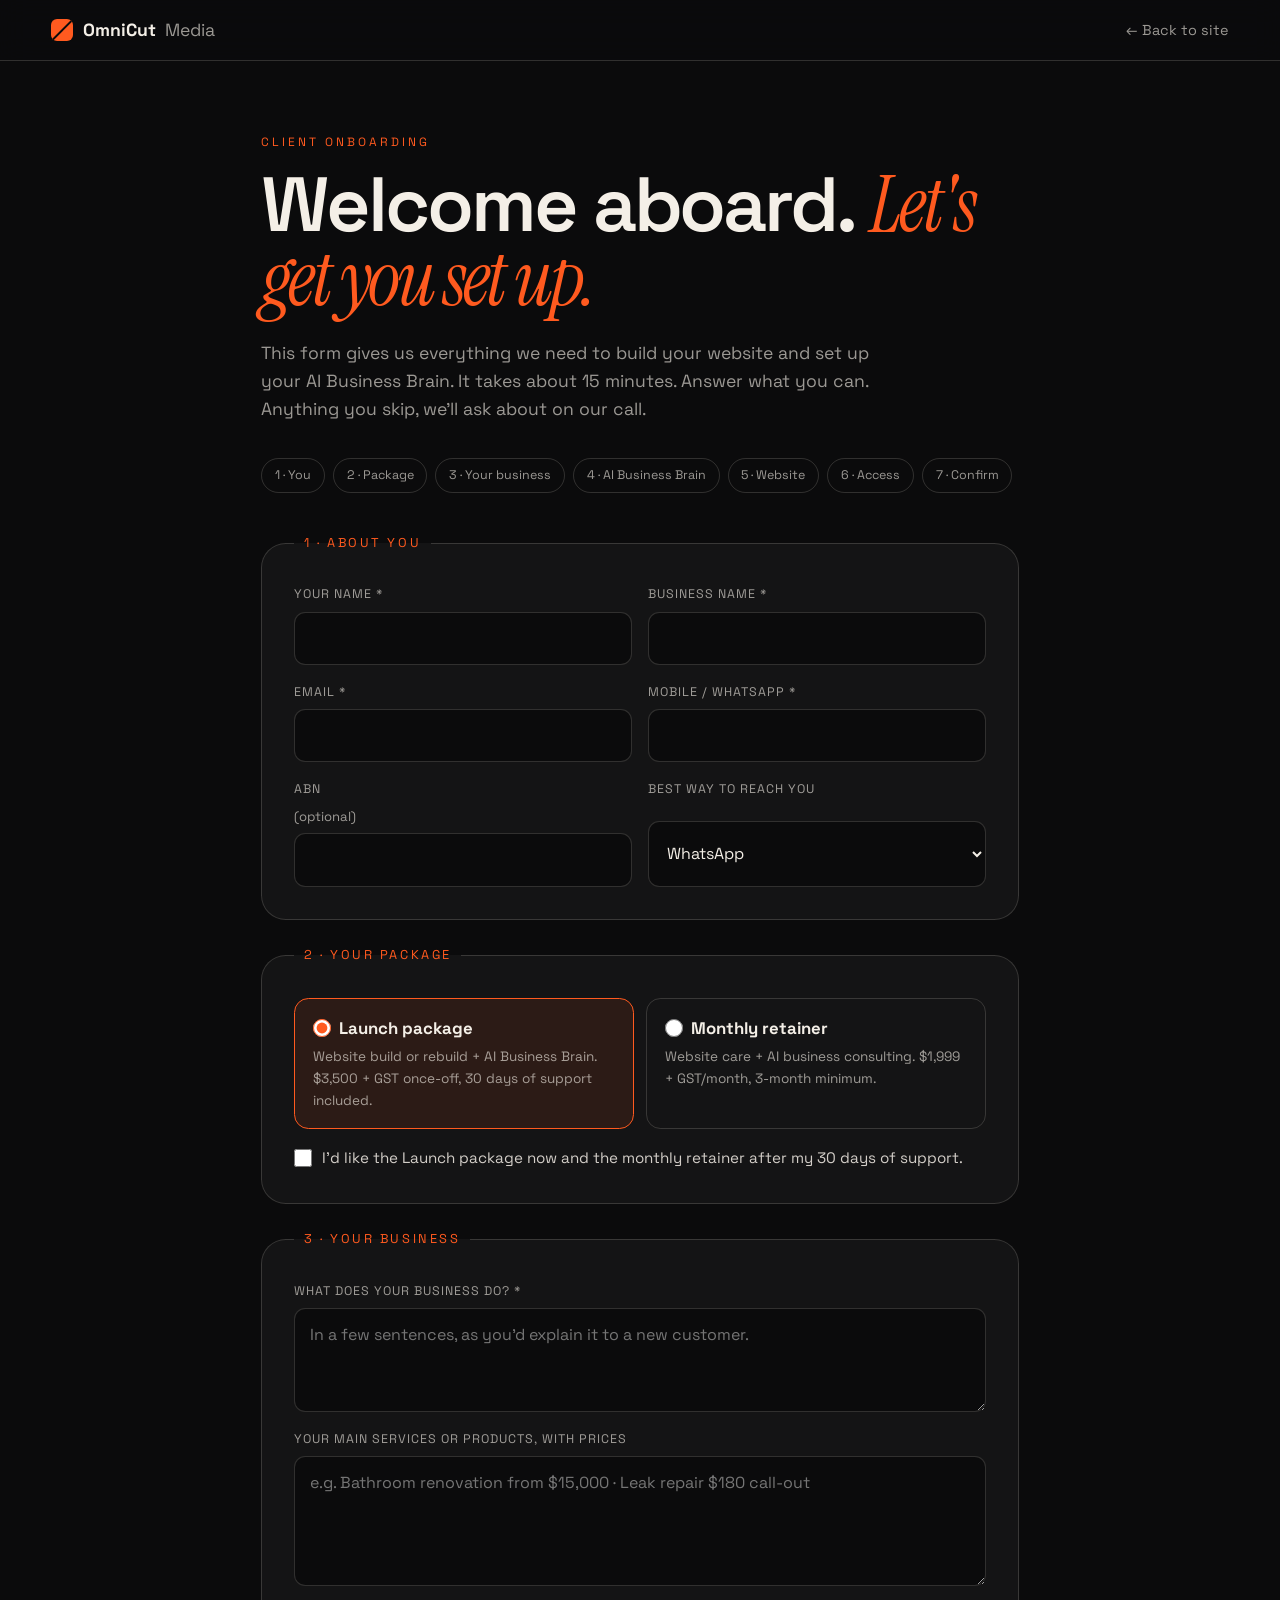
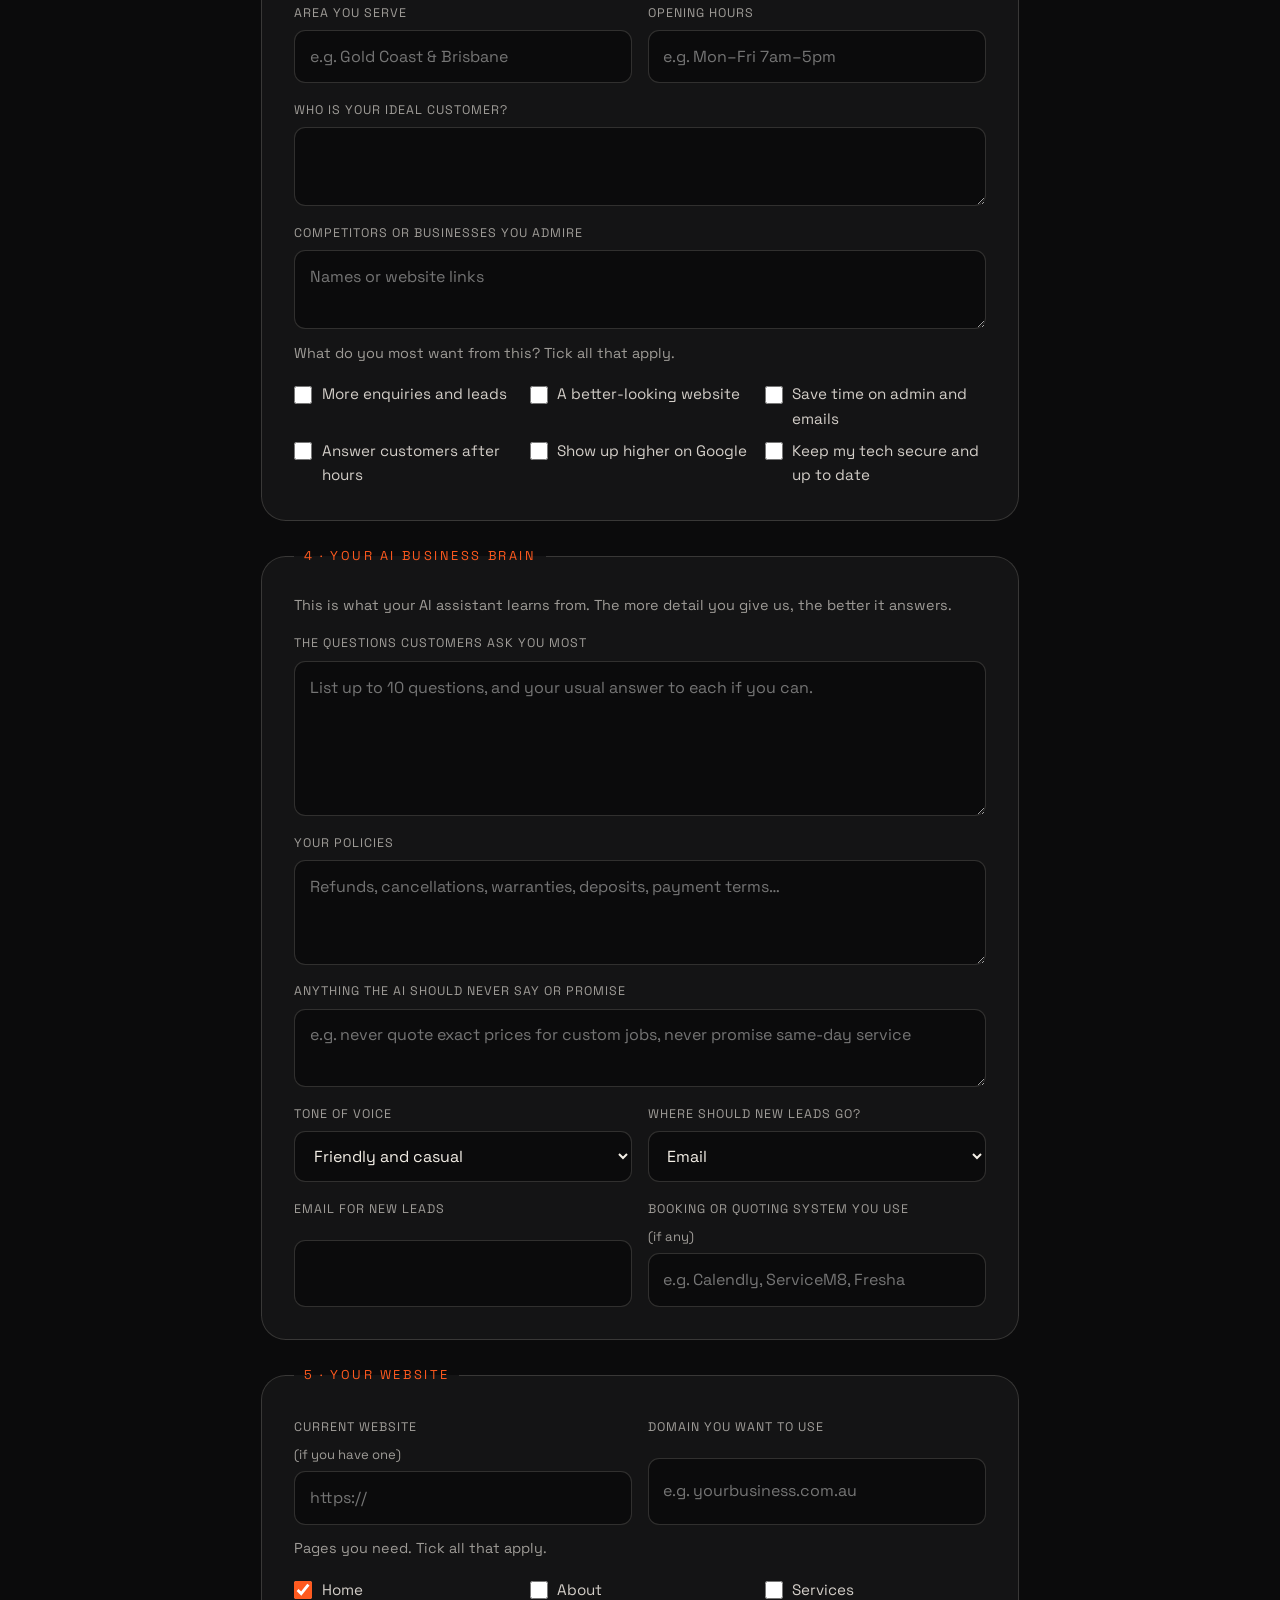
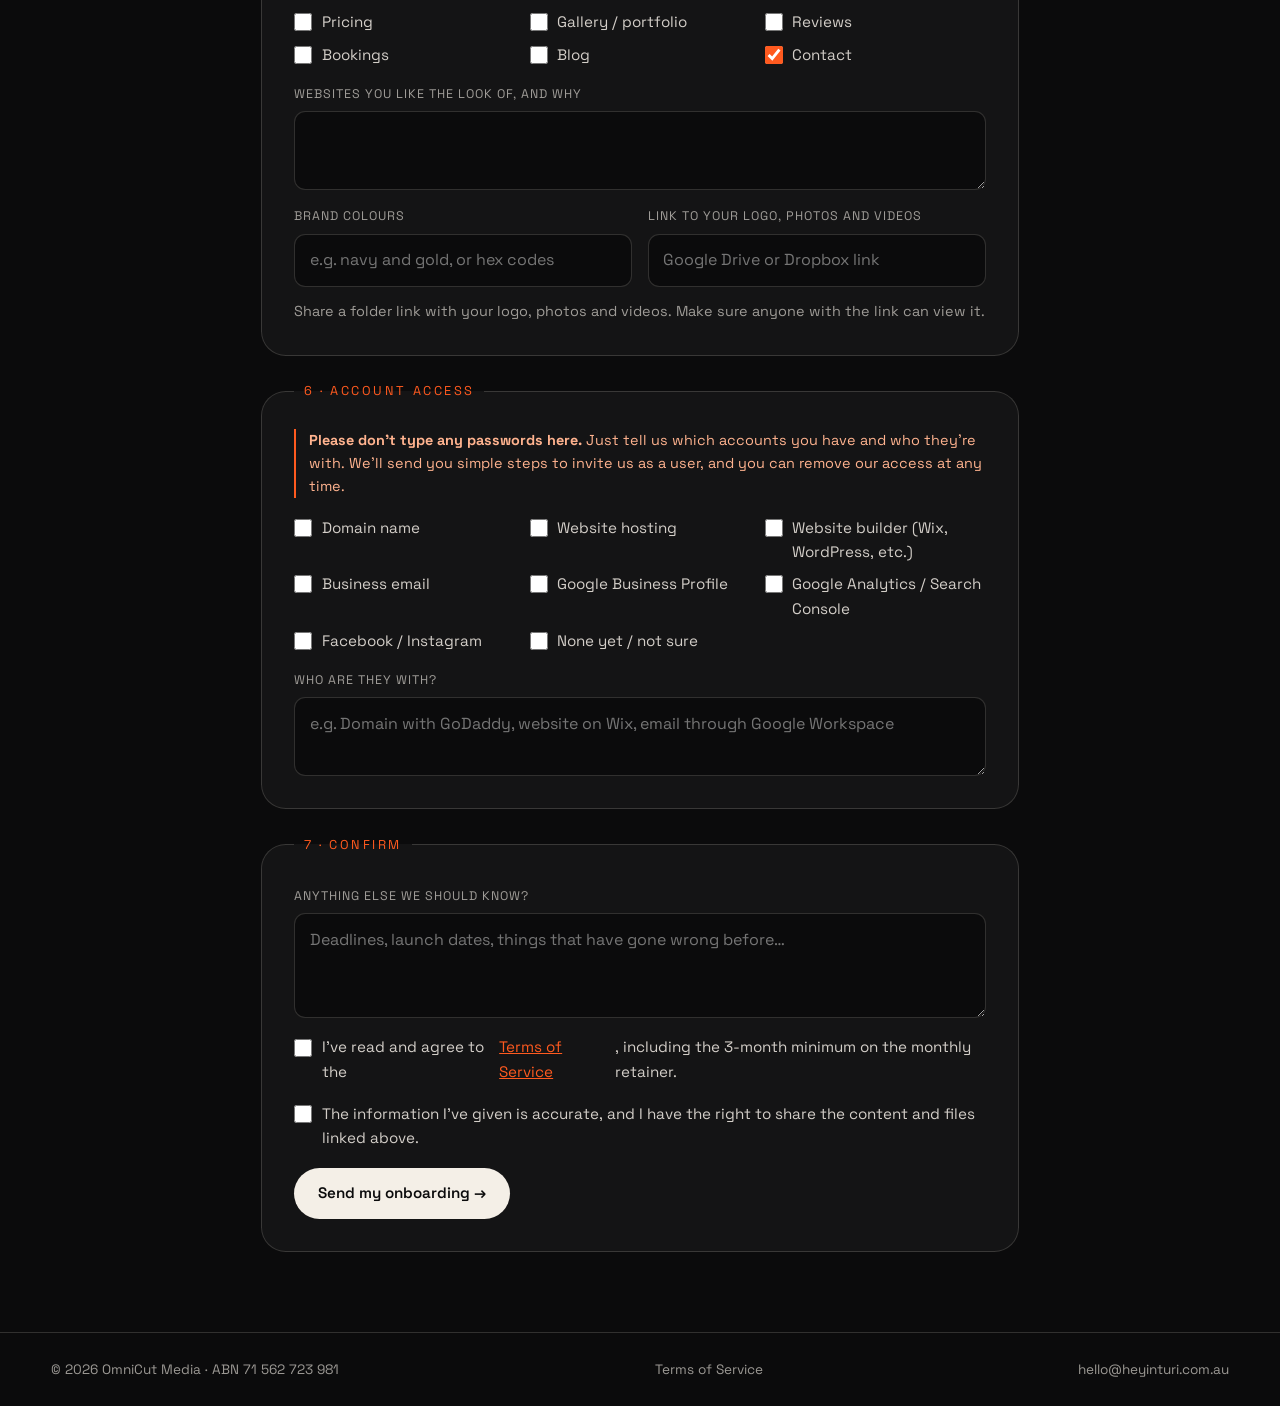
<file: onboarding.html>
<!DOCTYPE html>
<html lang="en">
<head>
<meta charset="UTF-8">
<meta name="viewport" content="width=device-width, initial-scale=1.0">
<title>Client Onboarding — OmniCut Media</title>
<meta name="robots" content="noindex">
<link rel="preconnect" href="https://fonts.googleapis.com">
<link rel="preconnect" href="https://fonts.gstatic.com" crossorigin>
<link href="https://fonts.googleapis.com/css2?family=Instrument+Serif:ital@0;1&family=Space+Grotesk:wght@400;500;600;700&display=swap" rel="stylesheet">
<link rel="stylesheet" href="assets/css/page.css">
</head>
<body>
<header>
  <a href="index.html" class="brand"><i></i>OmniCut<b>Media</b></a>
  <a class="back" href="index.html">← Back to site</a>
</header>

<main class="wrap">
  <div class="eyebrow">Client onboarding</div>
  <h1>Welcome aboard. <em>Let's get you set up.</em></h1>
  <p class="intro">This form gives us everything we need to build your website and set up your AI Business Brain. It takes about 15 minutes. Answer what you can. Anything you skip, we'll ask about on our call.</p>

  <nav class="steps-bar" aria-label="Form sections">
    <a href="#s1">1 · You</a><a href="#s2">2 · Package</a><a href="#s3">3 · Your business</a><a href="#s4">4 · AI Business Brain</a><a href="#s5">5 · Website</a><a href="#s6">6 · Access</a><a href="#s7">7 · Confirm</a>
  </nav>

  <form class="onb" id="onb" novalidate>
    <fieldset id="s1">
      <legend>1 · About you</legend>
      <div class="row">
        <label class="f">Your name *<input type="text" name="Name" required autocomplete="name"></label>
        <label class="f">Business name *<input type="text" name="Business name" required autocomplete="organization"></label>
      </div>
      <div class="row">
        <label class="f">Email *<input type="email" name="Email" required autocomplete="email"></label>
        <label class="f">Mobile / WhatsApp *<input type="tel" name="Phone" required autocomplete="tel"></label>
      </div>
      <div class="row">
        <label class="f">ABN <small>(optional)</small><input type="text" name="ABN" inputmode="numeric"></label>
        <label class="f">Best way to reach you
          <select name="Preferred contact"><option>WhatsApp</option><option>Phone call</option><option>Email</option></select>
        </label>
      </div>
    </fieldset>

    <fieldset id="s2">
      <legend>2 · Your package</legend>
      <div class="pkg-pick">
        <label><input type="radio" name="Package" value="Launch package ($3,500 + GST once-off)" checked><b>Launch package</b><span>Website build or rebuild + AI Business Brain. $3,500 + GST once-off, 30 days of support included.</span></label>
        <label><input type="radio" name="Package" value="Monthly retainer ($1,999 + GST/month)"><b>Monthly retainer</b><span>Website care + AI business consulting. $1,999 + GST/month, 3-month minimum.</span></label>
      </div>
      <label class="agree"><input type="checkbox" name="Interested in both" value="Yes">I'd like the Launch package now and the monthly retainer after my 30 days of support.</label>
    </fieldset>

    <fieldset id="s3">
      <legend>3 · Your business</legend>
      <label class="f">What does your business do? *<textarea name="What the business does" rows="3" required placeholder="In a few sentences, as you'd explain it to a new customer."></textarea></label>
      <label class="f">Your main services or products, with prices<textarea name="Services and prices" rows="4" placeholder="e.g. Bathroom renovation from $15,000 · Leak repair $180 call-out"></textarea></label>
      <div class="row">
        <label class="f">Area you serve<input type="text" name="Service area" placeholder="e.g. Gold Coast & Brisbane"></label>
        <label class="f">Opening hours<input type="text" name="Opening hours" placeholder="e.g. Mon–Fri 7am–5pm"></label>
      </div>
      <label class="f">Who is your ideal customer?<textarea name="Ideal customer" rows="2"></textarea></label>
      <label class="f">Competitors or businesses you admire<textarea name="Competitors" rows="2" placeholder="Names or website links"></textarea></label>
      <p class="hint">What do you most want from this? Tick all that apply.</p>
      <div class="checks">
        <label><input type="checkbox" name="Goals" value="More enquiries and leads">More enquiries and leads</label>
        <label><input type="checkbox" name="Goals" value="A better-looking website">A better-looking website</label>
        <label><input type="checkbox" name="Goals" value="Save time on admin and emails">Save time on admin and emails</label>
        <label><input type="checkbox" name="Goals" value="Answer customers after hours">Answer customers after hours</label>
        <label><input type="checkbox" name="Goals" value="Show up higher on Google">Show up higher on Google</label>
        <label><input type="checkbox" name="Goals" value="Keep my tech secure and up to date">Keep my tech secure and up to date</label>
      </div>
    </fieldset>

    <fieldset id="s4">
      <legend>4 · Your AI Business Brain</legend>
      <p class="hint">This is what your AI assistant learns from. The more detail you give us, the better it answers.</p>
      <label class="f">The questions customers ask you most<textarea name="Top customer questions" rows="5" placeholder="List up to 10 questions, and your usual answer to each if you can."></textarea></label>
      <label class="f">Your policies<textarea name="Policies" rows="3" placeholder="Refunds, cancellations, warranties, deposits, payment terms…"></textarea></label>
      <label class="f">Anything the AI should never say or promise<textarea name="AI must not" rows="2" placeholder="e.g. never quote exact prices for custom jobs, never promise same-day service"></textarea></label>
      <div class="row">
        <label class="f">Tone of voice
          <select name="Tone"><option>Friendly and casual</option><option>Professional and polished</option><option>Warm and caring</option><option>Bold and energetic</option></select>
        </label>
        <label class="f">Where should new leads go?
          <select name="Leads go to"><option>Email</option><option>WhatsApp</option><option>Both email and WhatsApp</option></select>
        </label>
      </div>
      <div class="row">
        <label class="f">Email for new leads<input type="email" name="Lead email"></label>
        <label class="f">Booking or quoting system you use <small>(if any)</small><input type="text" name="Booking system" placeholder="e.g. Calendly, ServiceM8, Fresha"></label>
      </div>
    </fieldset>

    <fieldset id="s5">
      <legend>5 · Your website</legend>
      <div class="row">
        <label class="f">Current website <small>(if you have one)</small><input type="url" name="Current website" placeholder="https://"></label>
        <label class="f">Domain you want to use<input type="text" name="Domain" placeholder="e.g. yourbusiness.com.au"></label>
      </div>
      <p class="hint">Pages you need. Tick all that apply.</p>
      <div class="checks">
        <label><input type="checkbox" name="Pages" value="Home" checked>Home</label>
        <label><input type="checkbox" name="Pages" value="About">About</label>
        <label><input type="checkbox" name="Pages" value="Services">Services</label>
        <label><input type="checkbox" name="Pages" value="Pricing">Pricing</label>
        <label><input type="checkbox" name="Pages" value="Gallery / portfolio">Gallery / portfolio</label>
        <label><input type="checkbox" name="Pages" value="Reviews">Reviews</label>
        <label><input type="checkbox" name="Pages" value="Bookings">Bookings</label>
        <label><input type="checkbox" name="Pages" value="Blog">Blog</label>
        <label><input type="checkbox" name="Pages" value="Contact" checked>Contact</label>
      </div>
      <label class="f">Websites you like the look of, and why<textarea name="Sites they like" rows="2"></textarea></label>
      <div class="row">
        <label class="f">Brand colours<input type="text" name="Brand colours" placeholder="e.g. navy and gold, or hex codes"></label>
        <label class="f">Link to your logo, photos and videos<input type="url" name="Files link" placeholder="Google Drive or Dropbox link"></label>
      </div>
      <p class="hint">Share a folder link with your logo, photos and videos. Make sure anyone with the link can view it.</p>
    </fieldset>

    <fieldset id="s6">
      <legend>6 · Account access</legend>
      <p class="hint warn"><strong>Please don't type any passwords here.</strong> Just tell us which accounts you have and who they're with. We'll send you simple steps to invite us as a user, and you can remove our access at any time.</p>
      <div class="checks">
        <label><input type="checkbox" name="Has accounts" value="Domain registrar">Domain name</label>
        <label><input type="checkbox" name="Has accounts" value="Website hosting">Website hosting</label>
        <label><input type="checkbox" name="Has accounts" value="Website builder (Wix/Squarespace/WordPress/Shopify)">Website builder (Wix, WordPress, etc.)</label>
        <label><input type="checkbox" name="Has accounts" value="Business email">Business email</label>
        <label><input type="checkbox" name="Has accounts" value="Google Business Profile">Google Business Profile</label>
        <label><input type="checkbox" name="Has accounts" value="Google Analytics / Search Console">Google Analytics / Search Console</label>
        <label><input type="checkbox" name="Has accounts" value="Facebook / Instagram">Facebook / Instagram</label>
        <label><input type="checkbox" name="Has accounts" value="None yet / not sure">None yet / not sure</label>
      </div>
      <label class="f">Who are they with?<textarea name="Account providers" rows="2" placeholder="e.g. Domain with GoDaddy, website on Wix, email through Google Workspace"></textarea></label>
    </fieldset>

    <fieldset id="s7">
      <legend>7 · Confirm</legend>
      <label class="f">Anything else we should know?<textarea name="Notes" rows="3" placeholder="Deadlines, launch dates, things that have gone wrong before…"></textarea></label>
      <label class="agree"><input type="checkbox" id="agree" name="Agreed to terms" value="Yes" required>I've read and agree to the <a href="terms.html" target="_blank" rel="noopener" style="color:var(--accent)">Terms of Service</a>, including the 3-month minimum on the monthly retainer.</label>
      <label class="agree"><input type="checkbox" name="Info is accurate" value="Yes" required>The information I've given is accurate, and I have the right to share the content and files linked above.</label>
      <div class="submit-row">
        <button class="btn" type="submit" id="send">Send my onboarding →</button>
        <span class="msg" id="msg" role="status"></span>
      </div>
    </fieldset>
  </form>
</main>

<footer>
  <span>© 2026 OmniCut Media · ABN 71 562 723 981</span>
  <a href="terms.html">Terms of Service</a>
  <a href="mailto:hello@heyinturi.com.au">hello@heyinturi.com.au</a>
</footer>

<script>
(() => {
  const TO = "hello@heyinturi.com.au";
  const form = document.getElementById("onb"), msg = document.getElementById("msg"), btn = document.getElementById("send");
  const say = (t, cls) => { msg.textContent = t; msg.className = "msg " + (cls || ""); };

  const collect = () => {
    const out = {};
    new FormData(form).forEach((v, k) => { v = String(v).trim(); if (!v) return; out[k] = out[k] ? out[k] + ", " + v : v; });
    return out;
  };

  form.addEventListener("submit", async e => {
    e.preventDefault();
    let bad = null;
    form.querySelectorAll("[required]").forEach(f => {
      const empty = f.type === "checkbox" ? !f.checked : !f.value.trim() || (f.type === "email" && !/^\S+@\S+\.\S+$/.test(f.value));
      (f.type === "checkbox" ? f.parentElement : f).classList.toggle("invalid", empty);
      if (empty && !bad) bad = f;
    });
    if (bad) { say("Please fill in the required fields marked * and tick both boxes at the end.", "err"); bad.scrollIntoView({ behavior: "smooth", block: "center" }); return; }

    const data = collect();
    const ref = "ON-" + new Date().toISOString().slice(2, 10).replace(/-/g, "") + "-" + Math.random().toString(36).slice(2, 6).toUpperCase();
    btn.disabled = true; say("Sending…");
    try {
      const res = await fetch(`https://formsubmit.co/ajax/${TO}`, {
        method: "POST",
        headers: { "Content-Type": "application/json", Accept: "application/json" },
        body: JSON.stringify({ _subject: `New client onboarding ${ref}: ${data["Business name"]}`, _template: "table", _captcha: "false", _replyto: data.Email, Reference: ref, ...data })
      });
      const j = await res.json().catch(() => ({}));
      if (!res.ok || String(j.success) === "false") throw new Error(j.message || res.status);
      form.reset();
      say(`Thanks! Your onboarding (${ref}) has been sent. Adrian will be in touch within 1 business day.`, "ok");
    } catch (err) {
      // Fallback: open the client's email app with the answers filled in
      const body = `Reference: ${ref}\n\n` + Object.entries(data).map(([k, v]) => `${k}: ${v}`).join("\n");
      location.href = `mailto:${TO}?subject=${encodeURIComponent(`Client onboarding ${ref}: ${data["Business name"]}`)}&body=${encodeURIComponent(body)}`;
      say("We couldn't send it directly, so your email app has opened with your answers filled in. Just press send.", "err");
    } finally { btn.disabled = false; }
  });
})();
</script>
</body>
</html>
</file>
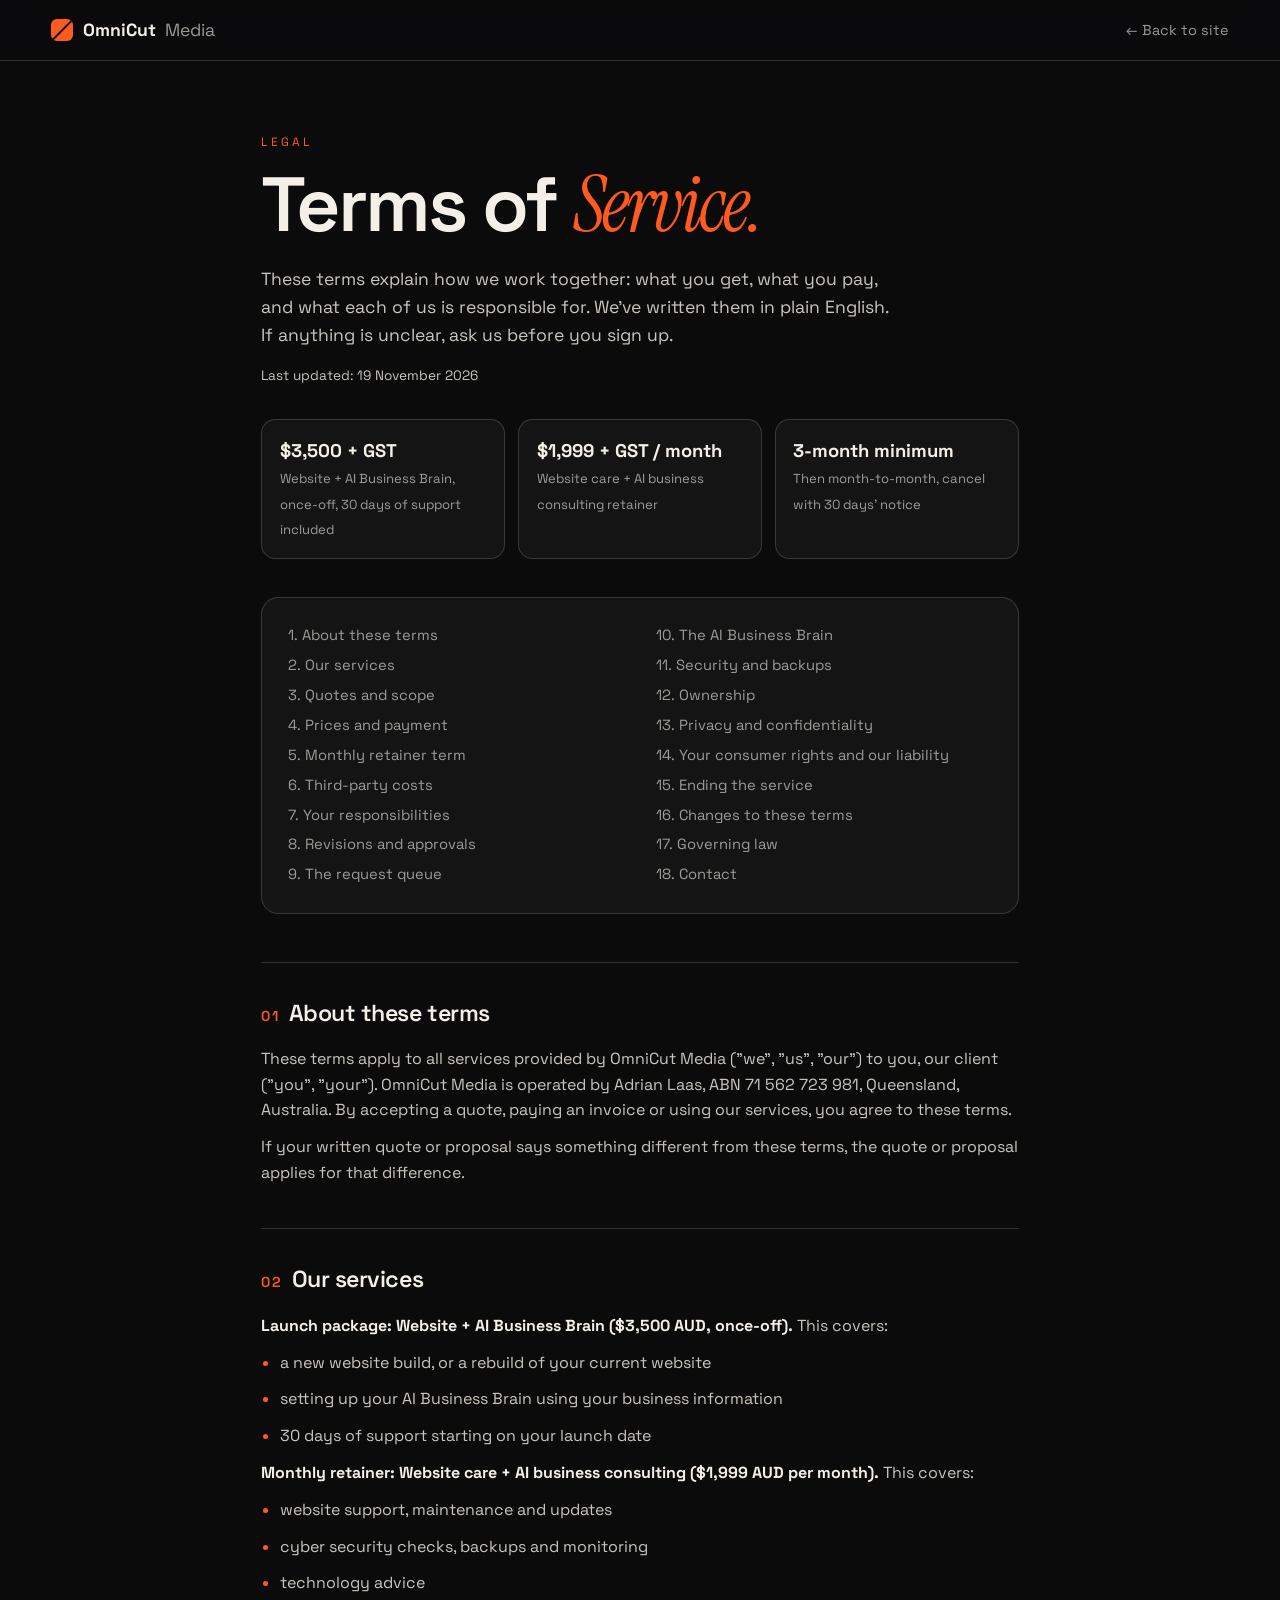
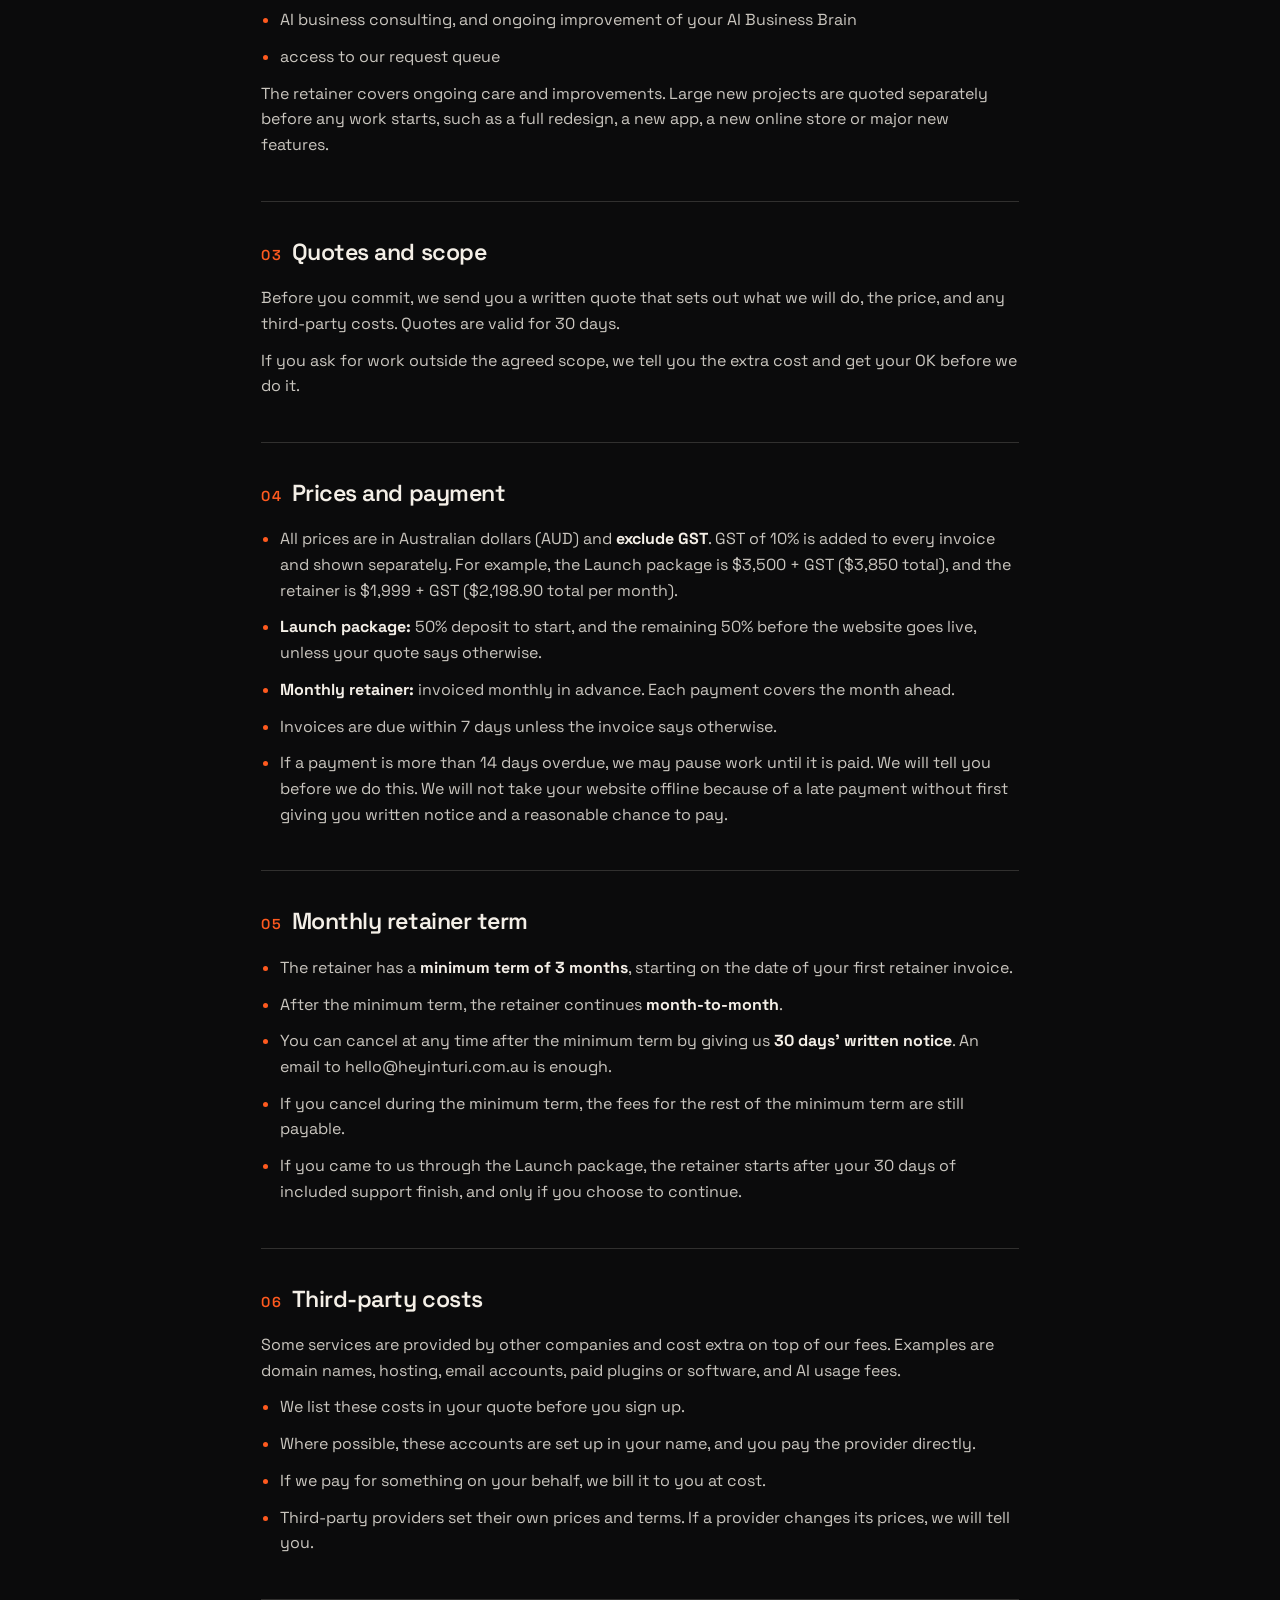
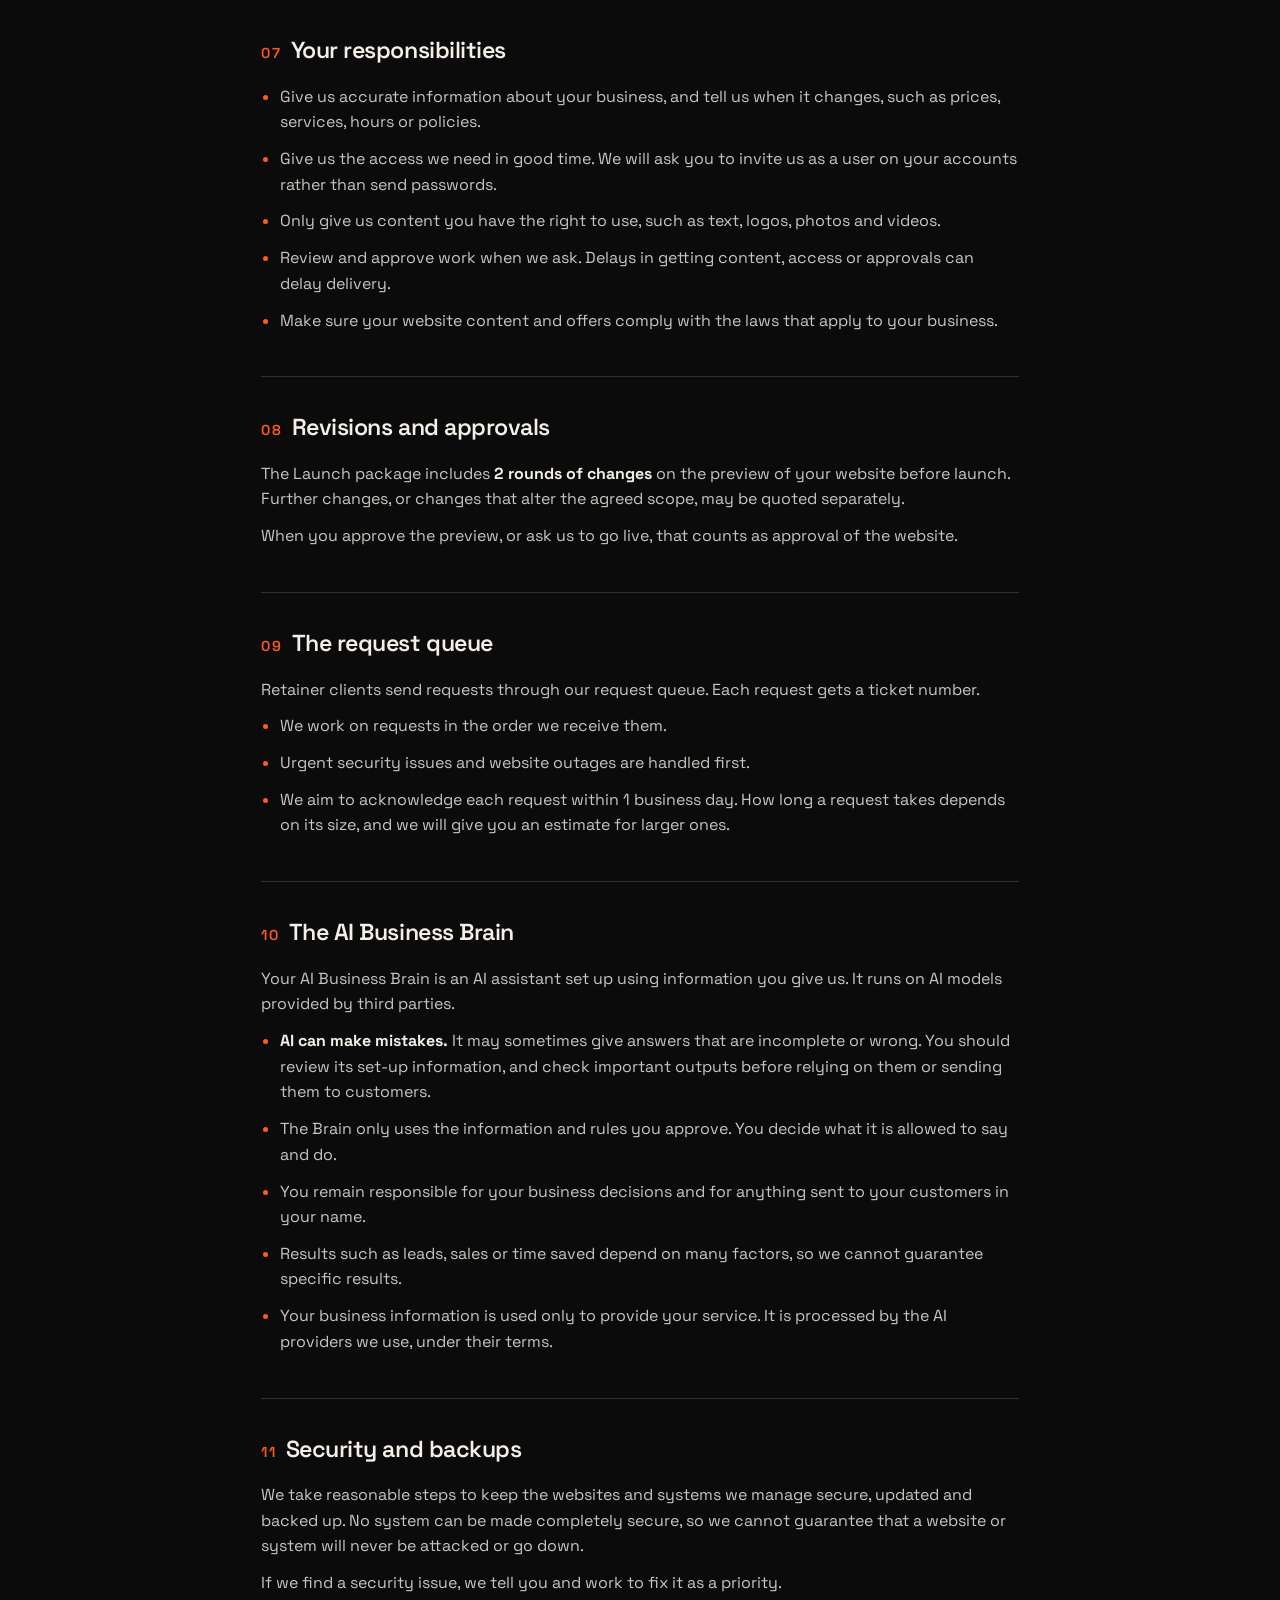
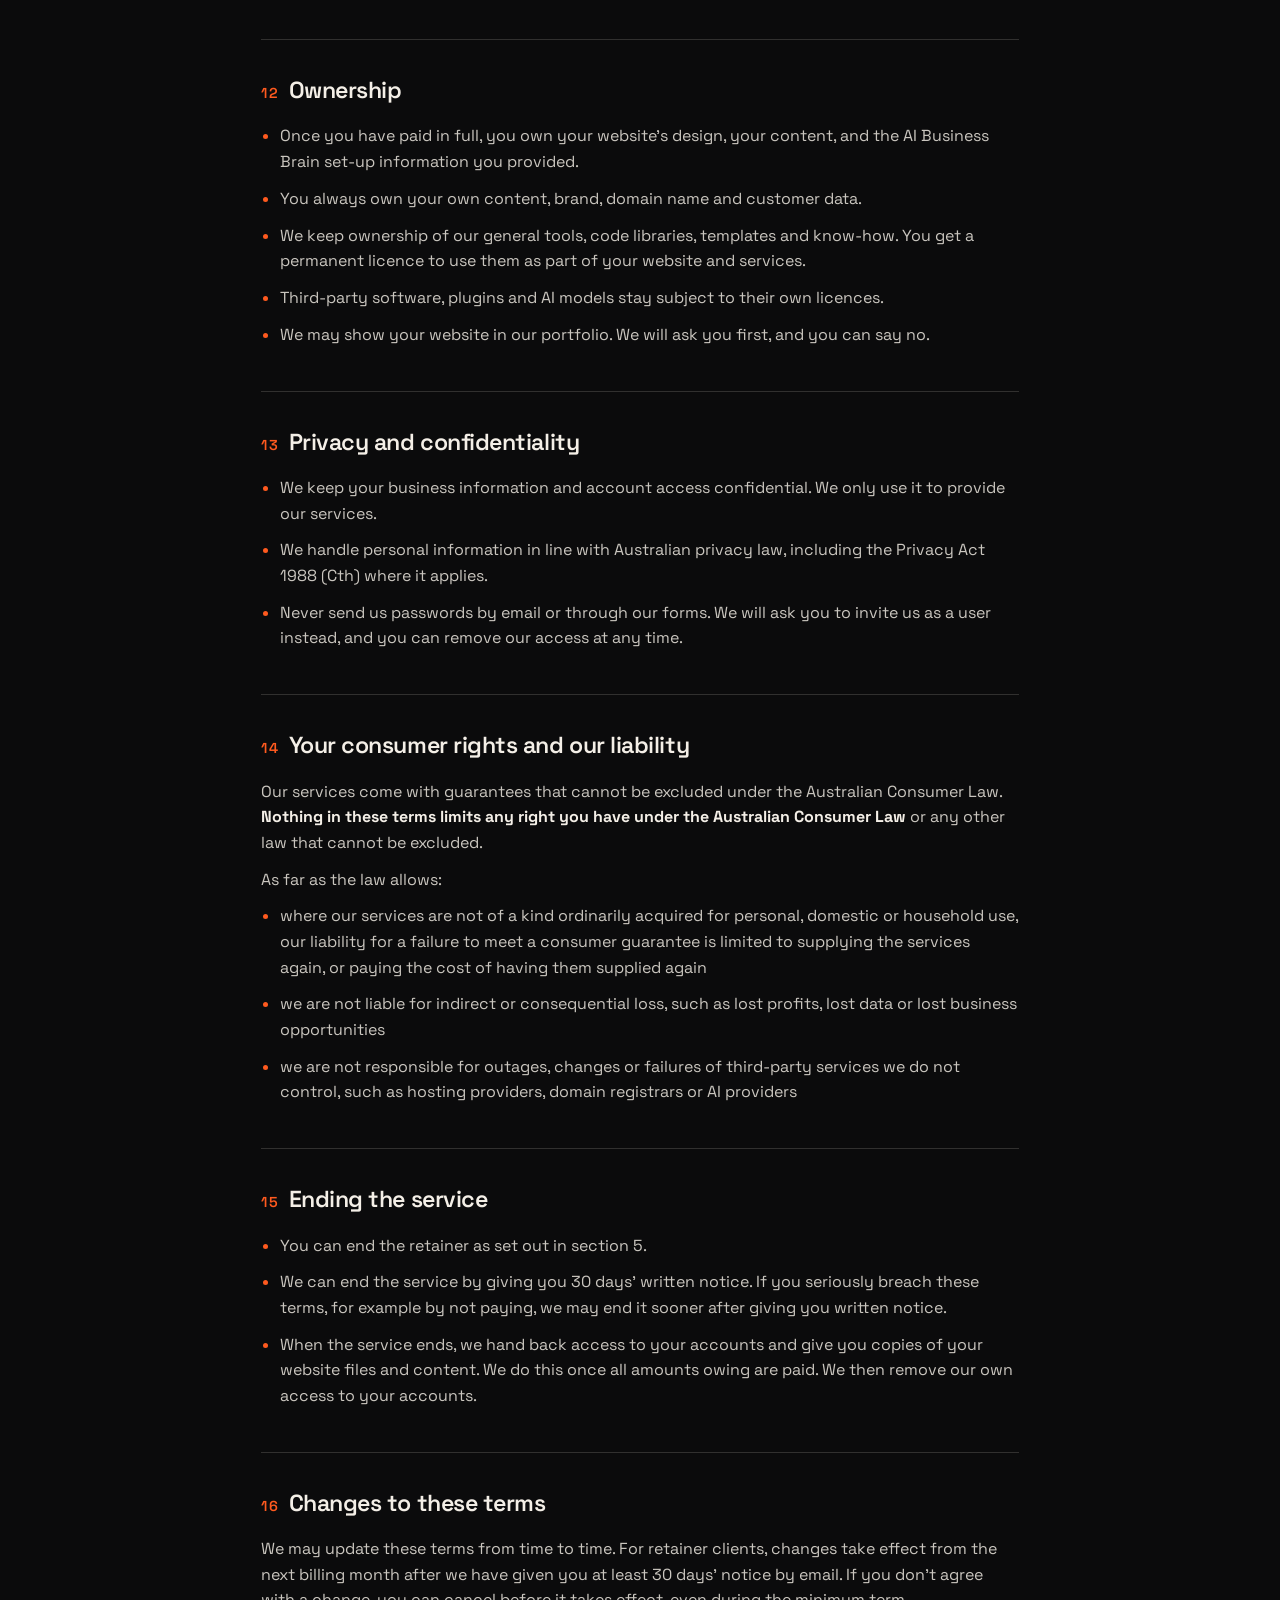
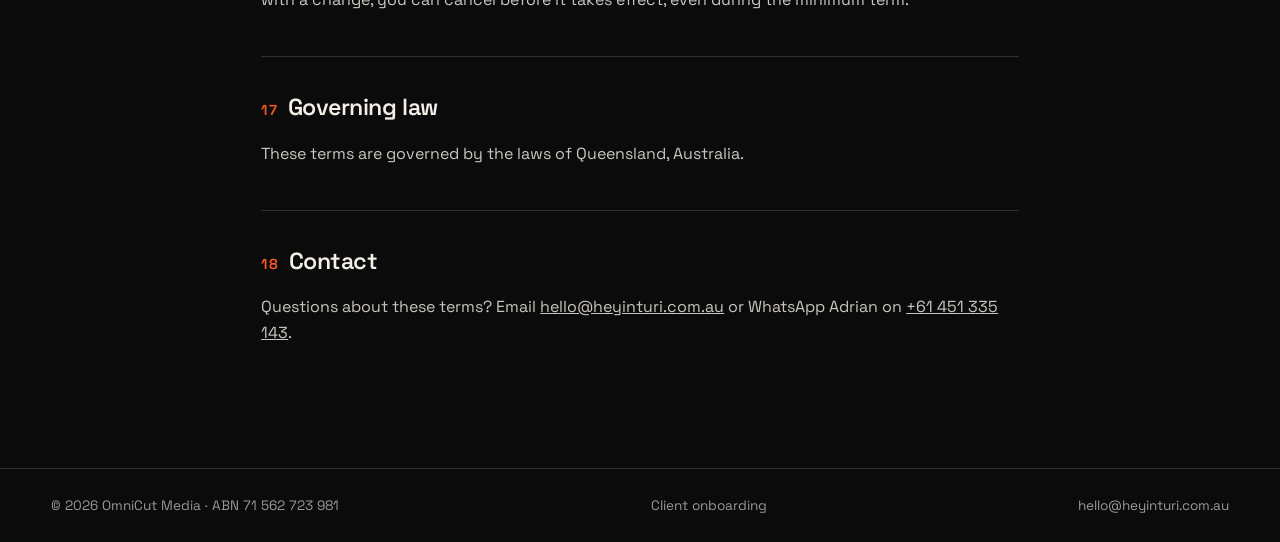
<file: terms.html>
<!DOCTYPE html>
<html lang="en">
<head>
<meta charset="UTF-8">
<meta name="viewport" content="width=device-width, initial-scale=1.0">
<title>Terms of Service — OmniCut Media</title>
<meta name="description" content="Terms of Service for OmniCut Media websites, AI Business Brain, technology advisory and monthly retainer services.">
<link rel="preconnect" href="https://fonts.googleapis.com">
<link rel="preconnect" href="https://fonts.gstatic.com" crossorigin>
<link href="https://fonts.googleapis.com/css2?family=Instrument+Serif:ital@0;1&family=Space+Grotesk:wght@400;500;600;700&display=swap" rel="stylesheet">
<link rel="stylesheet" href="assets/css/page.css">
</head>
<body>
<header>
  <a href="index.html" class="brand"><i></i>OmniCut<b>Media</b></a>
  <a class="back" href="index.html">← Back to site</a>
</header>

<main class="wrap terms">
  <div class="eyebrow">Legal</div>
  <h1>Terms of <em>Service.</em></h1>
  <p class="intro">These terms explain how we work together: what you get, what you pay, and what each of us is responsible for. We've written them in plain English. If anything is unclear, ask us before you sign up.</p>
  <p class="meta">Last updated: 19 November 2026</p>

  <div class="summary">
    <div><b>$3,500 + GST</b><span>Website + AI Business Brain, once-off, 30 days of support included</span></div>
    <div><b>$1,999 + GST / month</b><span>Website care + AI business consulting retainer</span></div>
    <div><b>3-month minimum</b><span>Then month-to-month, cancel with 30 days' notice</span></div>
  </div>

  <nav class="toc" aria-label="Contents">
    <a href="#t1">1. About these terms</a>
    <a href="#t2">2. Our services</a>
    <a href="#t3">3. Quotes and scope</a>
    <a href="#t4">4. Prices and payment</a>
    <a href="#t5">5. Monthly retainer term</a>
    <a href="#t6">6. Third-party costs</a>
    <a href="#t7">7. Your responsibilities</a>
    <a href="#t8">8. Revisions and approvals</a>
    <a href="#t9">9. The request queue</a>
    <a href="#t10">10. The AI Business Brain</a>
    <a href="#t11">11. Security and backups</a>
    <a href="#t12">12. Ownership</a>
    <a href="#t13">13. Privacy and confidentiality</a>
    <a href="#t14">14. Your consumer rights and our liability</a>
    <a href="#t15">15. Ending the service</a>
    <a href="#t16">16. Changes to these terms</a>
    <a href="#t17">17. Governing law</a>
    <a href="#t18">18. Contact</a>
  </nav>

  <section id="t1">
    <h2><span>01</span>About these terms</h2>
    <p>These terms apply to all services provided by OmniCut Media ("we", "us", "our") to you, our client ("you", "your"). OmniCut Media is operated by Adrian Laas, ABN 71 562 723 981, Queensland, Australia. By accepting a quote, paying an invoice or using our services, you agree to these terms.</p>
    <p>If your written quote or proposal says something different from these terms, the quote or proposal applies for that difference.</p>
  </section>

  <section id="t2">
    <h2><span>02</span>Our services</h2>
    <p><strong>Launch package: Website + AI Business Brain ($3,500 AUD, once-off).</strong> This covers:</p>
    <ul>
      <li>a new website build, or a rebuild of your current website</li>
      <li>setting up your AI Business Brain using your business information</li>
      <li>30 days of support starting on your launch date</li>
    </ul>
    <p><strong>Monthly retainer: Website care + AI business consulting ($1,999 AUD per month).</strong> This covers:</p>
    <ul>
      <li>website support, maintenance and updates</li>
      <li>cyber security checks, backups and monitoring</li>
      <li>technology advice</li>
      <li>AI business consulting, and ongoing improvement of your AI Business Brain</li>
      <li>access to our request queue</li>
    </ul>
    <p>The retainer covers ongoing care and improvements. Large new projects are quoted separately before any work starts, such as a full redesign, a new app, a new online store or major new features.</p>
  </section>

  <section id="t3">
    <h2><span>03</span>Quotes and scope</h2>
    <p>Before you commit, we send you a written quote that sets out what we will do, the price, and any third-party costs. Quotes are valid for 30 days.</p>
    <p>If you ask for work outside the agreed scope, we tell you the extra cost and get your OK before we do it.</p>
  </section>

  <section id="t4">
    <h2><span>04</span>Prices and payment</h2>
    <ul>
      <li>All prices are in Australian dollars (AUD) and <strong>exclude GST</strong>. GST of 10% is added to every invoice and shown separately. For example, the Launch package is $3,500 + GST ($3,850 total), and the retainer is $1,999 + GST ($2,198.90 total per month).</li>
      <li><strong>Launch package:</strong> 50% deposit to start, and the remaining 50% before the website goes live, unless your quote says otherwise.</li>
      <li><strong>Monthly retainer:</strong> invoiced monthly in advance. Each payment covers the month ahead.</li>
      <li>Invoices are due within 7 days unless the invoice says otherwise.</li>
      <li>If a payment is more than 14 days overdue, we may pause work until it is paid. We will tell you before we do this. We will not take your website offline because of a late payment without first giving you written notice and a reasonable chance to pay.</li>
    </ul>
  </section>

  <section id="t5">
    <h2><span>05</span>Monthly retainer term</h2>
    <ul>
      <li>The retainer has a <strong>minimum term of 3 months</strong>, starting on the date of your first retainer invoice.</li>
      <li>After the minimum term, the retainer continues <strong>month-to-month</strong>.</li>
      <li>You can cancel at any time after the minimum term by giving us <strong>30 days' written notice</strong>. An email to hello@heyinturi.com.au is enough.</li>
      <li>If you cancel during the minimum term, the fees for the rest of the minimum term are still payable.</li>
      <li>If you came to us through the Launch package, the retainer starts after your 30 days of included support finish, and only if you choose to continue.</li>
    </ul>
  </section>

  <section id="t6">
    <h2><span>06</span>Third-party costs</h2>
    <p>Some services are provided by other companies and cost extra on top of our fees. Examples are domain names, hosting, email accounts, paid plugins or software, and AI usage fees.</p>
    <ul>
      <li>We list these costs in your quote before you sign up.</li>
      <li>Where possible, these accounts are set up in your name, and you pay the provider directly.</li>
      <li>If we pay for something on your behalf, we bill it to you at cost.</li>
      <li>Third-party providers set their own prices and terms. If a provider changes its prices, we will tell you.</li>
    </ul>
  </section>

  <section id="t7">
    <h2><span>07</span>Your responsibilities</h2>
    <ul>
      <li>Give us accurate information about your business, and tell us when it changes, such as prices, services, hours or policies.</li>
      <li>Give us the access we need in good time. We will ask you to invite us as a user on your accounts rather than send passwords.</li>
      <li>Only give us content you have the right to use, such as text, logos, photos and videos.</li>
      <li>Review and approve work when we ask. Delays in getting content, access or approvals can delay delivery.</li>
      <li>Make sure your website content and offers comply with the laws that apply to your business.</li>
    </ul>
  </section>

  <section id="t8">
    <h2><span>08</span>Revisions and approvals</h2>
    <p>The Launch package includes <strong>2 rounds of changes</strong> on the preview of your website before launch. Further changes, or changes that alter the agreed scope, may be quoted separately.</p>
    <p>When you approve the preview, or ask us to go live, that counts as approval of the website.</p>
  </section>

  <section id="t9">
    <h2><span>09</span>The request queue</h2>
    <p>Retainer clients send requests through our request queue. Each request gets a ticket number.</p>
    <ul>
      <li>We work on requests in the order we receive them.</li>
      <li>Urgent security issues and website outages are handled first.</li>
      <li>We aim to acknowledge each request within 1 business day. How long a request takes depends on its size, and we will give you an estimate for larger ones.</li>
    </ul>
  </section>

  <section id="t10">
    <h2><span>10</span>The AI Business Brain</h2>
    <p>Your AI Business Brain is an AI assistant set up using information you give us. It runs on AI models provided by third parties.</p>
    <ul>
      <li><strong>AI can make mistakes.</strong> It may sometimes give answers that are incomplete or wrong. You should review its set-up information, and check important outputs before relying on them or sending them to customers.</li>
      <li>The Brain only uses the information and rules you approve. You decide what it is allowed to say and do.</li>
      <li>You remain responsible for your business decisions and for anything sent to your customers in your name.</li>
      <li>Results such as leads, sales or time saved depend on many factors, so we cannot guarantee specific results.</li>
      <li>Your business information is used only to provide your service. It is processed by the AI providers we use, under their terms.</li>
    </ul>
  </section>

  <section id="t11">
    <h2><span>11</span>Security and backups</h2>
    <p>We take reasonable steps to keep the websites and systems we manage secure, updated and backed up. No system can be made completely secure, so we cannot guarantee that a website or system will never be attacked or go down.</p>
    <p>If we find a security issue, we tell you and work to fix it as a priority.</p>
  </section>

  <section id="t12">
    <h2><span>12</span>Ownership</h2>
    <ul>
      <li>Once you have paid in full, you own your website's design, your content, and the AI Business Brain set-up information you provided.</li>
      <li>You always own your own content, brand, domain name and customer data.</li>
      <li>We keep ownership of our general tools, code libraries, templates and know-how. You get a permanent licence to use them as part of your website and services.</li>
      <li>Third-party software, plugins and AI models stay subject to their own licences.</li>
      <li>We may show your website in our portfolio. We will ask you first, and you can say no.</li>
    </ul>
  </section>

  <section id="t13">
    <h2><span>13</span>Privacy and confidentiality</h2>
    <ul>
      <li>We keep your business information and account access confidential. We only use it to provide our services.</li>
      <li>We handle personal information in line with Australian privacy law, including the Privacy Act 1988 (Cth) where it applies.</li>
      <li>Never send us passwords by email or through our forms. We will ask you to invite us as a user instead, and you can remove our access at any time.</li>
    </ul>
  </section>

  <section id="t14">
    <h2><span>14</span>Your consumer rights and our liability</h2>
    <p>Our services come with guarantees that cannot be excluded under the Australian Consumer Law. <strong>Nothing in these terms limits any right you have under the Australian Consumer Law</strong> or any other law that cannot be excluded.</p>
    <p>As far as the law allows:</p>
    <ul>
      <li>where our services are not of a kind ordinarily acquired for personal, domestic or household use, our liability for a failure to meet a consumer guarantee is limited to supplying the services again, or paying the cost of having them supplied again</li>
      <li>we are not liable for indirect or consequential loss, such as lost profits, lost data or lost business opportunities</li>
      <li>we are not responsible for outages, changes or failures of third-party services we do not control, such as hosting providers, domain registrars or AI providers</li>
    </ul>
  </section>

  <section id="t15">
    <h2><span>15</span>Ending the service</h2>
    <ul>
      <li>You can end the retainer as set out in section 5.</li>
      <li>We can end the service by giving you 30 days' written notice. If you seriously breach these terms, for example by not paying, we may end it sooner after giving you written notice.</li>
      <li>When the service ends, we hand back access to your accounts and give you copies of your website files and content. We do this once all amounts owing are paid. We then remove our own access to your accounts.</li>
    </ul>
  </section>

  <section id="t16">
    <h2><span>16</span>Changes to these terms</h2>
    <p>We may update these terms from time to time. For retainer clients, changes take effect from the next billing month after we have given you at least 30 days' notice by email. If you don't agree with a change, you can cancel before it takes effect, even during the minimum term.</p>
  </section>

  <section id="t17">
    <h2><span>17</span>Governing law</h2>
    <p>These terms are governed by the laws of Queensland, Australia.</p>
  </section>

  <section id="t18">
    <h2><span>18</span>Contact</h2>
    <p>Questions about these terms? Email <a href="mailto:hello@heyinturi.com.au">hello@heyinturi.com.au</a> or WhatsApp Adrian on <a href="https://wa.me/61451335143">+61 451 335 143</a>.</p>
  </section>
</main>

<footer>
  <span>© 2026 OmniCut Media · ABN 71 562 723 981</span>
  <a href="onboarding.html">Client onboarding</a>
  <a href="mailto:hello@heyinturi.com.au">hello@heyinturi.com.au</a>
</footer>
</body>
</html>
</file>
<file: assets/css/page.css>
:root {
  --bg: #0b0b0c; --bg-2: #141415; --fg: #f4efe7;
  --muted: rgba(244, 239, 231, 0.62); --line: rgba(244, 239, 231, 0.16);
  --accent: #ff5a1f; --wa: #25d366; --radius: 1.1rem;
  --font: "Space Grotesk", -apple-system, BlinkMacSystemFont, "Segoe UI", Roboto, Helvetica, Arial, sans-serif;
  --font-serif: "Instrument Serif", Georgia, "Times New Roman", serif;
  --pad: clamp(1.25rem, 4vw, 3.5rem);
}
* { margin: 0; padding: 0; box-sizing: border-box; }
html { background: var(--bg); scroll-behavior: smooth; }
body { color: var(--fg); font-family: var(--font); -webkit-font-smoothing: antialiased; line-height: 1.6; }
a { color: inherit; }
em { font-family: var(--font-serif); font-style: italic; font-weight: 400; color: var(--accent); }
::selection { background: var(--accent); color: #000; }

header { position: sticky; top: 0; z-index: 10; display: flex; align-items: center; justify-content: space-between; gap: 1rem; padding: 1rem var(--pad); background: rgba(11,11,12,.75); backdrop-filter: blur(14px); -webkit-backdrop-filter: blur(14px); border-bottom: 1px solid var(--line); }
.brand { display: flex; align-items: center; gap: .6rem; font-weight: 700; font-size: 1.1rem; text-decoration: none; }
.brand i { width: 22px; height: 22px; border-radius: 6px; background: var(--accent); position: relative; overflow: hidden; display: grid; place-items: center; }
.brand i::after { content: ""; position: absolute; width: 140%; height: 2px; background: var(--bg); transform: rotate(-45deg); }
.brand b { font-weight: 400; color: var(--muted); }
.back { font-size: .9rem; color: var(--muted); text-decoration: none; }
.back:hover { color: var(--fg); }

.wrap { max-width: 860px; margin: 0 auto; padding: clamp(3rem, 8vh, 6rem) var(--pad) 5rem; }
.eyebrow { font-size: .75rem; letter-spacing: .25em; text-transform: uppercase; color: var(--accent); }
h1 { font-size: clamp(2.6rem, 7vw, 4.8rem); font-weight: 600; letter-spacing: -.04em; line-height: .95; margin: 1rem 0 1.4rem; }
.intro { color: var(--muted); font-size: 1.1rem; max-width: 40rem; }
.meta { margin-top: 1rem; font-size: .85rem; color: var(--muted); }

.btn { display: inline-flex; align-items: center; gap: .6rem; padding: .85rem 1.5rem; border-radius: 99px; font: inherit; font-weight: 600; font-size: .95rem; background: var(--fg); color: #0b0b0c; border: 0; cursor: pointer; text-decoration: none; transition: background .3s; }
.btn:hover { background: var(--accent); }
.btn.ghost { background: transparent; color: var(--fg); border: 1px solid var(--line); }
.btn.ghost:hover { background: var(--fg); color: #000; }

/* terms */
.toc { margin: 2.4rem 0 3rem; padding: 1.4rem 1.6rem; border: 1px solid var(--line); border-radius: var(--radius); background: var(--bg-2); columns: 2; column-gap: 2rem; font-size: .92rem; }
.toc a { display: block; padding: .2rem 0; color: var(--muted); text-decoration: none; break-inside: avoid; }
.toc a:hover { color: var(--accent); }
.terms section { padding: 2rem 0; border-top: 1px solid var(--line); scroll-margin-top: 5rem; }
.terms h2 { font-size: 1.45rem; font-weight: 600; letter-spacing: -.02em; margin-bottom: .9rem; }
.terms h2 span { color: var(--accent); font-size: .9rem; margin-right: .6rem; letter-spacing: .1em; }
.terms p, .terms li { color: rgba(244,239,231,.82); margin-bottom: .7rem; }
.terms ul { padding-left: 1.2rem; }
.terms li::marker { color: var(--accent); }
.terms strong { color: var(--fg); }
.summary { margin-top: 2rem; display: grid; grid-template-columns: repeat(auto-fit, minmax(180px, 1fr)); gap: .8rem; }
.summary div { padding: 1rem 1.1rem; border: 1px solid var(--line); border-radius: .9rem; background: var(--bg-2); }
.summary b { display: block; font-size: 1.15rem; }
.summary span { font-size: .82rem; color: var(--muted); }
@media (max-width: 640px) { .toc { columns: 1; } }

/* onboarding form */
.steps-bar { display: flex; flex-wrap: wrap; gap: .5rem; margin: 2.2rem 0 0; }
.steps-bar a { font-size: .78rem; padding: .4rem .8rem; border: 1px solid var(--line); border-radius: 99px; color: var(--muted); text-decoration: none; }
.steps-bar a:hover { border-color: var(--accent); color: var(--fg); }
form.onb { margin-top: 2.5rem; display: grid; gap: 1.6rem; }
fieldset { border: 1px solid var(--line); border-radius: calc(var(--radius) * 1.4); padding: clamp(1.2rem, 3vw, 2rem); background: var(--bg-2); display: grid; gap: 1.1rem; scroll-margin-top: 5rem; }
legend { padding: 0 .6rem; font-size: .8rem; letter-spacing: .2em; text-transform: uppercase; color: var(--accent); }
.hint { font-size: .9rem; color: var(--muted); margin-top: -.3rem; }
.hint.warn { color: #ffb38f; border-left: 2px solid var(--accent); padding-left: .8rem; }
.row { display: grid; grid-template-columns: 1fr 1fr; gap: 1rem; }
label.f { display: grid; gap: .4rem; font-size: .78rem; letter-spacing: .08em; text-transform: uppercase; color: var(--muted); }
label.f small { text-transform: none; letter-spacing: 0; font-size: .82rem; }
input[type=text], input[type=email], input[type=tel], input[type=url], select, textarea {
  font: inherit; font-size: 1rem; letter-spacing: 0; text-transform: none; color: var(--fg); background: var(--bg); border: 1px solid var(--line); border-radius: .7rem; padding: .8rem .9rem; outline: none; width: 100%; resize: vertical; transition: border-color .25s; }
input:focus, select:focus, textarea:focus { border-color: var(--accent); }
.invalid { border-color: #ff4d4d !important; }
.checks { display: grid; grid-template-columns: repeat(auto-fit, minmax(220px, 1fr)); gap: .5rem .9rem; }
.checks label, label.agree { display: flex; gap: .6rem; align-items: flex-start; font-size: .95rem; color: rgba(244,239,231,.85); cursor: pointer; }
input[type=checkbox], input[type=radio] { accent-color: var(--accent); width: 18px; height: 18px; margin-top: .2rem; flex: none; }
.pkg-pick { display: grid; grid-template-columns: 1fr 1fr; gap: .8rem; }
.pkg-pick label { display: block; padding: 1rem 1.1rem; border: 1px solid var(--line); border-radius: .9rem; cursor: pointer; transition: border-color .25s, background .25s; }
.pkg-pick label:has(input:checked) { border-color: var(--accent); background: rgba(255,90,31,.1); }
.pkg-pick input { margin-right: .5rem; vertical-align: -3px; }
.pkg-pick b { font-size: 1.05rem; }
.pkg-pick span { display: block; font-size: .85rem; color: var(--muted); margin-top: .3rem; }
.submit-row { display: flex; flex-wrap: wrap; align-items: center; gap: 1rem; }
.msg { font-size: .95rem; }
.msg.err { color: #ff8a8a; }
.msg.ok { color: #6ee7a0; }
@media (max-width: 640px) { .row, .pkg-pick { grid-template-columns: 1fr; } }

footer { border-top: 1px solid var(--line); padding: 1.6rem var(--pad); display: flex; flex-wrap: wrap; justify-content: space-between; gap: 1rem; font-size: .85rem; color: var(--muted); }
footer a { text-decoration: none; }
footer a:hover { color: var(--fg); }
</file>
